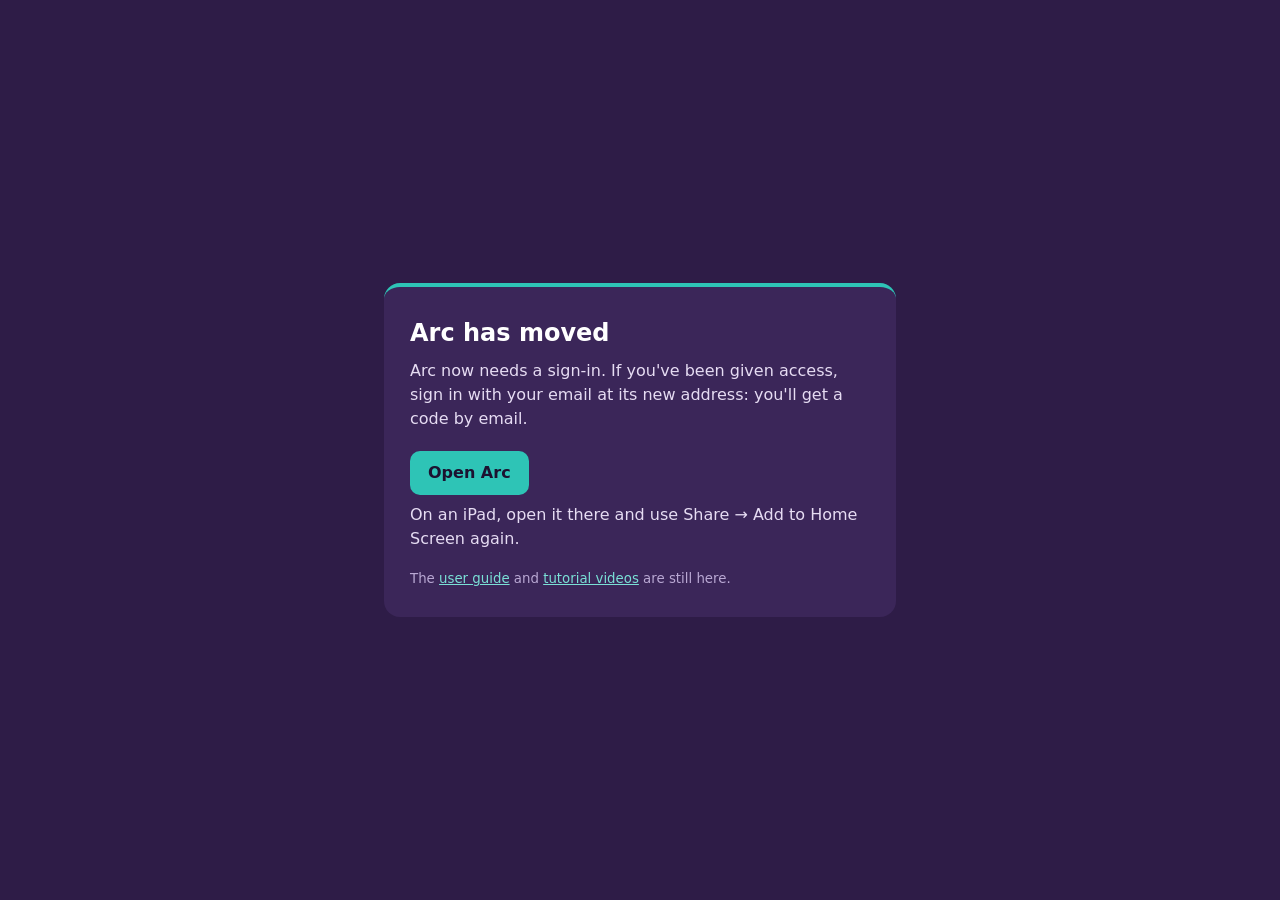
<file: index.html>
<!doctype html>
<html lang="en"><head><meta charset="utf-8"><meta name="viewport" content="width=device-width, initial-scale=1">
<title>Arc has moved</title>
<style>
  :root { color-scheme: light dark; }
  body { margin: 0; min-height: 100vh; display: grid; place-items: center; font: 16px/1.5 "Segoe UI", system-ui, sans-serif; background: #2e1c47; color: #fff; padding: 16px; box-sizing: border-box; }
  main { max-width: 460px; background: #3b2659; border-radius: 16px; padding: 28px 26px; border-top: 4px solid #2ec4b6; }
  h1 { margin: 0 0 8px; font-size: 24px; }
  p { margin: 8px 0; color: #e6dcf3; }
  a.btn { display: inline-block; margin-top: 12px; background: #2ec4b6; color: #1c1230; font-weight: 700; text-decoration: none; padding: 10px 18px; border-radius: 10px; }
  small { display: block; margin-top: 18px; color: #b9a8d3; }
  small a { color: #7ae0d6; }
</style></head>
<body><main>
  <h1>Arc has moved</h1>
  <p>Arc now needs a sign-in. If you've been given access, sign in with your email at its new address: you'll get a code by email.</p>
  <a class="btn" href="https://arc-137.pages.dev/">Open Arc</a>
  <p>On an iPad, open it there and use Share → Add to Home Screen again.</p>
  <small>The <a href="/help/user-guide.html">user guide</a> and <a href="/help/videos.html">tutorial videos</a> are still here.</small>
</main>
<script>if (navigator.serviceWorker) navigator.serviceWorker.getRegistrations().then((rs) => rs.forEach((r) => r.unregister()));</script>
</body></html>
</file>
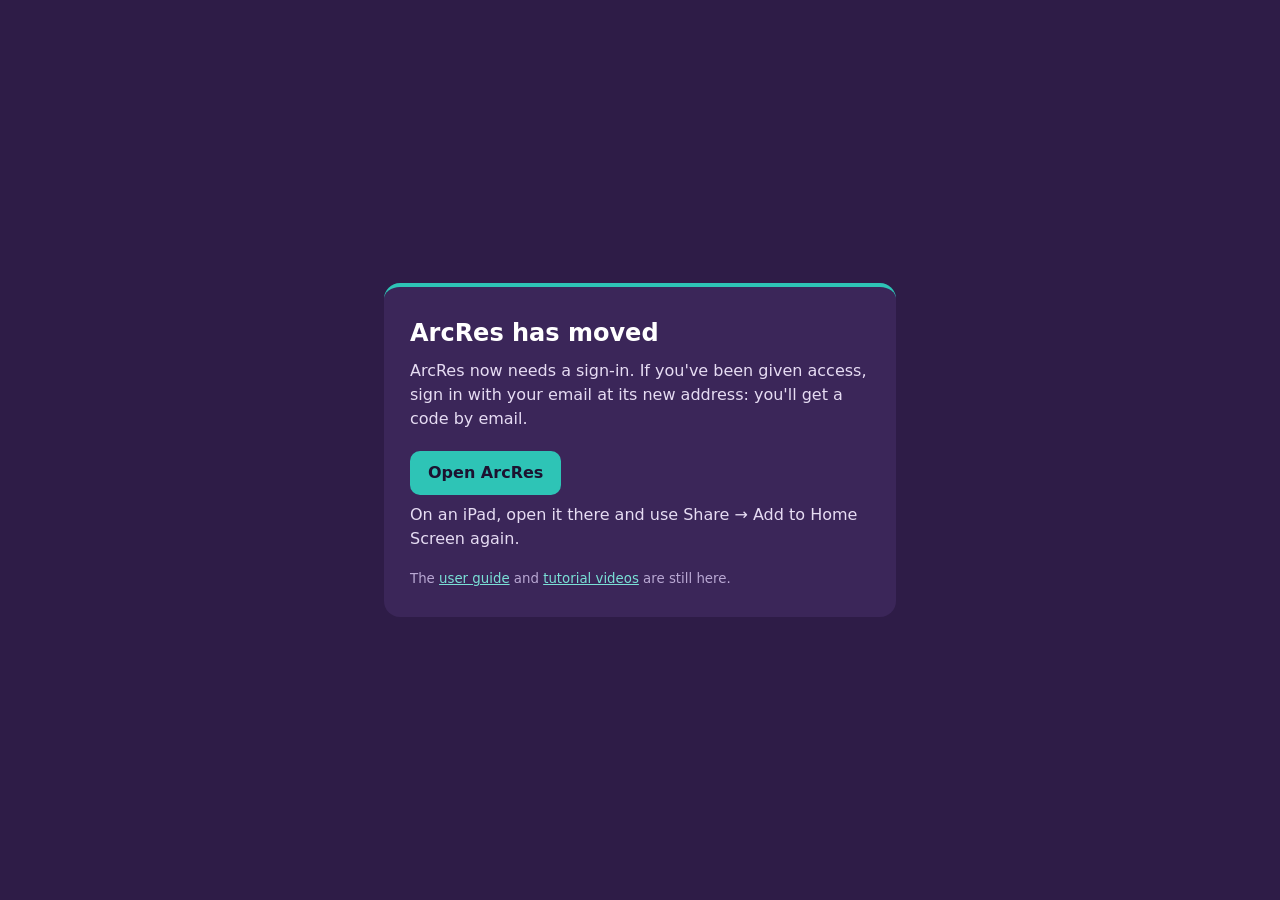
<file: res/index.html>
<!doctype html>
<html lang="en"><head><meta charset="utf-8"><meta name="viewport" content="width=device-width, initial-scale=1">
<title>ArcRes has moved</title>
<style>
  :root { color-scheme: light dark; }
  body { margin: 0; min-height: 100vh; display: grid; place-items: center; font: 16px/1.5 "Segoe UI", system-ui, sans-serif; background: #2e1c47; color: #fff; padding: 16px; box-sizing: border-box; }
  main { max-width: 460px; background: #3b2659; border-radius: 16px; padding: 28px 26px; border-top: 4px solid #2ec4b6; }
  h1 { margin: 0 0 8px; font-size: 24px; }
  p { margin: 8px 0; color: #e6dcf3; }
  a.btn { display: inline-block; margin-top: 12px; background: #2ec4b6; color: #1c1230; font-weight: 700; text-decoration: none; padding: 10px 18px; border-radius: 10px; }
  small { display: block; margin-top: 18px; color: #b9a8d3; }
  small a { color: #7ae0d6; }
</style></head>
<body><main>
  <h1>ArcRes has moved</h1>
  <p>ArcRes now needs a sign-in. If you've been given access, sign in with your email at its new address: you'll get a code by email.</p>
  <a class="btn" href="https://arc-137.pages.dev/res/">Open ArcRes</a>
  <p>On an iPad, open it there and use Share → Add to Home Screen again.</p>
  <small>The <a href="/help/user-guide.html">user guide</a> and <a href="/help/videos.html">tutorial videos</a> are still here.</small>
</main>
<script>if (navigator.serviceWorker) navigator.serviceWorker.getRegistrations().then((rs) => rs.forEach((r) => r.unregister()));</script>
</body></html>
</file>
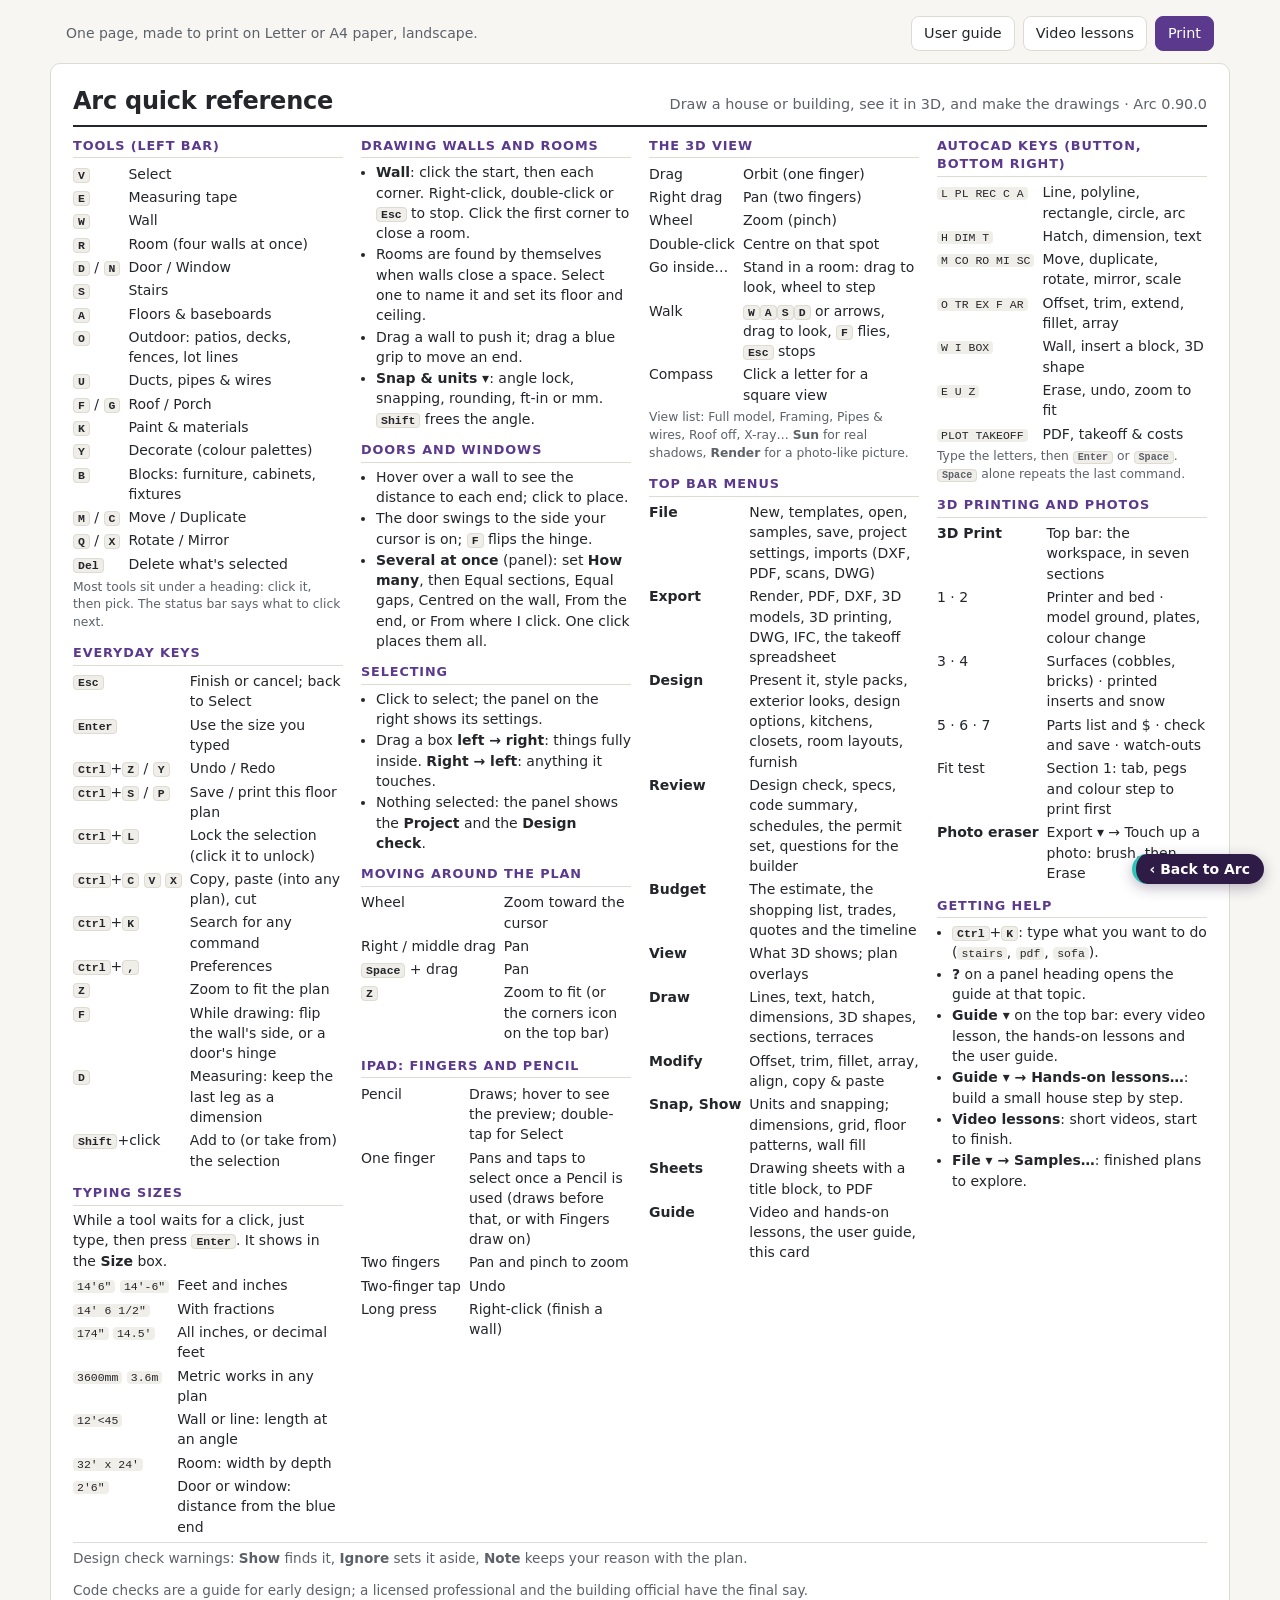
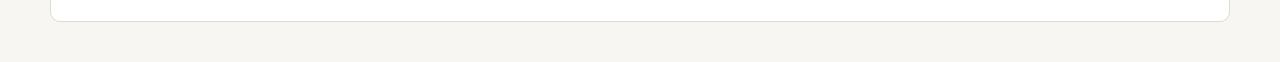
<file: help/quick-reference.html>
<!doctype html>
<html lang="en">
<head>
<meta charset="utf-8">
<meta name="viewport" content="width=device-width, initial-scale=1">
<title>Arc Quick Reference</title>
<style>
  :root {
    --bg: #f7f6f2; --paper: #ffffff; --ink: #24262b; --muted: #5d6169; --line: #dedbd3;
    --accent: #5b3a8e; --accent-soft: #efe8f7; --code: #f0eee8;
  }
  @media (prefers-color-scheme: dark) {
    :root:not([data-theme="light"]) {
      --bg: #1b1d21; --paper: #24272c; --ink: #e8e6e1; --muted: #a7abb3; --line: #3a3e45;
      --accent: #c4a8ef; --accent-soft: #2b2340; --code: #2e3137;
    }
  }
  :root[data-theme="dark"] {
    --bg: #1b1d21; --paper: #24272c; --ink: #e8e6e1; --muted: #a7abb3; --line: #3a3e45;
    --accent: #c4a8ef; --accent-soft: #2b2340; --code: #2e3137;
  }
  * { box-sizing: border-box; }
  body { margin: 0; background: var(--bg); color: var(--ink); font: 14px/1.45 system-ui, -apple-system, "Segoe UI", sans-serif; }
  .bar { max-width: 1180px; margin: 0 auto; padding: 16px 16px 0; display: flex; gap: 10px; flex-wrap: wrap; align-items: center; justify-content: space-between; }
  .bar p { margin: 0; color: var(--muted); }
  .bar .btns { display: flex; gap: 8px; flex-wrap: wrap; }
  .btn { font: inherit; font-size: .9rem; border: 1px solid var(--line); background: var(--paper); color: var(--ink); border-radius: 8px; padding: 6px 12px; cursor: pointer; text-decoration: none; }
  .btn.primary { background: var(--accent); border-color: var(--accent); color: #fff; }
  a { color: var(--accent); }
  .sheet { max-width: 1180px; margin: 12px auto 40px; background: var(--paper); border: 1px solid var(--line); border-radius: 10px; padding: 20px 22px; }
  .head { display: flex; align-items: baseline; justify-content: space-between; gap: 12px; border-bottom: 2px solid var(--ink); padding-bottom: 6px; margin-bottom: 10px; flex-wrap: wrap; }
  .head h1 { margin: 0; font-size: 1.5rem; letter-spacing: -0.01em; }
  .head span { color: var(--muted); font-size: .9rem; }
  .cols { columns: 4 240px; column-gap: 18px; }
  .box { break-inside: avoid; margin: 0 0 12px; }
  h2 { font-size: .8rem; text-transform: uppercase; letter-spacing: .07em; color: var(--accent); margin: 0 0 4px; padding-bottom: 2px; border-bottom: 1px solid var(--line); }
  table { width: 100%; border-collapse: collapse; }
  td { padding: 1.5px 0; vertical-align: top; }
  td:first-child { white-space: nowrap; padding-right: 8px; width: 1%; }
  kbd, code { font: 600 .82em/1.2 ui-monospace, Consolas, monospace; background: var(--code); border: 1px solid var(--line); border-radius: 4px; padding: 0 4px; white-space: nowrap; }
  code { font-weight: 500; border: 0; }
  .ui { font-weight: 600; }
  ul { margin: 0; padding-left: 15px; }
  li { margin: 1px 0; }
  .note { color: var(--muted); font-size: .88em; margin: 3px 0 0; }
  .foot { border-top: 1px solid var(--line); margin-top: 4px; padding-top: 6px; color: var(--muted); font-size: .85rem; display: flex; justify-content: space-between; gap: 12px; flex-wrap: wrap; }
  @page { size: letter landscape; margin: 0.32in; }
  @media print {
    :root { --bg: #fff; --paper: #fff; --ink: #000; --muted: #444; --line: #bbb; --accent: #4b2f73; --code: #eee; }
    body { font-size: 7.3pt; line-height: 1.28; }
    .bar { display: none; }
    .sheet { margin: 0; max-width: none; border: 0; padding: 0; border-radius: 0; }
    .cols { columns: 4; column-gap: 14px; }
    .box { margin-bottom: 7px; }
    .head h1 { font-size: 14pt; }
    .head span, .foot { font-size: 7pt; }
    a { color: inherit; text-decoration: none; }
  }
  @media (max-width: 640px) { .sheet { padding: 14px; } }
</style>
</head>
<body>
<div class="bar">
  <p>One page, made to print on Letter or A4 paper, landscape.</p>
  <div class="btns">
    <a class="btn" href="user-guide.html">User guide</a>
    <a class="btn" href="videos.html">Video lessons</a>
    <button class="btn primary" type="button" onclick="print()">Print</button>
  </div>
</div>

<div class="sheet">
  <div class="head">
    <h1>Arc quick reference</h1>
    <span>Draw a house or building, see it in 3D, and make the drawings · Arc 0.90.0</span>
  </div>
  <div class="cols">

    <div class="box">
      <h2>Tools (left bar)</h2>
      <table>
        <tr><td><kbd>V</kbd></td><td>Select</td></tr>
        <tr><td><kbd>E</kbd></td><td>Measuring tape</td></tr>
        <tr><td><kbd>W</kbd></td><td>Wall</td></tr>
        <tr><td><kbd>R</kbd></td><td>Room (four walls at once)</td></tr>
        <tr><td><kbd>D</kbd> / <kbd>N</kbd></td><td>Door / Window</td></tr>
        <tr><td><kbd>S</kbd></td><td>Stairs</td></tr>
        <tr><td><kbd>A</kbd></td><td>Floors &amp; baseboards</td></tr>
        <tr><td><kbd>O</kbd></td><td>Outdoor: patios, decks, fences, lot lines</td></tr>
        <tr><td><kbd>U</kbd></td><td>Ducts, pipes &amp; wires</td></tr>
        <tr><td><kbd>F</kbd> / <kbd>G</kbd></td><td>Roof / Porch</td></tr>
        <tr><td><kbd>K</kbd></td><td>Paint &amp; materials</td></tr>
        <tr><td><kbd>Y</kbd></td><td>Decorate (colour palettes)</td></tr>
        <tr><td><kbd>B</kbd></td><td>Blocks: furniture, cabinets, fixtures</td></tr>
        <tr><td><kbd>M</kbd> / <kbd>C</kbd></td><td>Move / Duplicate</td></tr>
        <tr><td><kbd>Q</kbd> / <kbd>X</kbd></td><td>Rotate / Mirror</td></tr>
        <tr><td><kbd>Del</kbd></td><td>Delete what's selected</td></tr>
      </table>
      <p class="note">Most tools sit under a heading: click it, then pick. The status bar says what to click next.</p>
    </div>

    <div class="box">
      <h2>Everyday keys</h2>
      <table>
        <tr><td><kbd>Esc</kbd></td><td>Finish or cancel; back to Select</td></tr>
        <tr><td><kbd>Enter</kbd></td><td>Use the size you typed</td></tr>
        <tr><td><kbd>Ctrl</kbd>+<kbd>Z</kbd> / <kbd>Y</kbd></td><td>Undo / Redo</td></tr>
        <tr><td><kbd>Ctrl</kbd>+<kbd>S</kbd> / <kbd>P</kbd></td><td>Save / print this floor plan</td></tr>
        <tr><td><kbd>Ctrl</kbd>+<kbd>L</kbd></td><td>Lock the selection (click it to unlock)</td></tr>
        <tr><td><kbd>Ctrl</kbd>+<kbd>C</kbd> <kbd>V</kbd> <kbd>X</kbd></td><td>Copy, paste (into any plan), cut</td></tr>
        <tr><td><kbd>Ctrl</kbd>+<kbd>K</kbd></td><td>Search for any command</td></tr>
        <tr><td><kbd>Ctrl</kbd>+<kbd>,</kbd></td><td>Preferences</td></tr>
        <tr><td><kbd>Z</kbd></td><td>Zoom to fit the plan</td></tr>
        <tr><td><kbd>F</kbd></td><td>While drawing: flip the wall's side, or a door's hinge</td></tr>
        <tr><td><kbd>D</kbd></td><td>Measuring: keep the last leg as a dimension</td></tr>
        <tr><td><kbd>Shift</kbd>+click</td><td>Add to (or take from) the selection</td></tr>
      </table>
    </div>

    <div class="box">
      <h2>Typing sizes</h2>
      <p style="margin:0 0 3px">While a tool waits for a click, just type, then press <kbd>Enter</kbd>. It shows in the <b>Size</b> box.</p>
      <table>
        <tr><td><code>14'6"</code> <code>14'-6"</code></td><td>Feet and inches</td></tr>
        <tr><td><code>14' 6 1/2"</code></td><td>With fractions</td></tr>
        <tr><td><code>174"</code> <code>14.5'</code></td><td>All inches, or decimal feet</td></tr>
        <tr><td><code>3600mm</code> <code>3.6m</code></td><td>Metric works in any plan</td></tr>
        <tr><td><code>12'&lt;45</code></td><td>Wall or line: length at an angle</td></tr>
        <tr><td><code>32' x 24'</code></td><td>Room: width by depth</td></tr>
        <tr><td><code>2'6"</code></td><td>Door or window: distance from the blue end</td></tr>
      </table>
    </div>

    <div class="box">
      <h2>Drawing walls and rooms</h2>
      <ul>
        <li><b>Wall</b>: click the start, then each corner. Right-click, double-click or <kbd>Esc</kbd> to stop. Click the first corner to close a room.</li>
        <li>Rooms are found by themselves when walls close a space. Select one to name it and set its floor and ceiling.</li>
        <li>Drag a wall to push it; drag a blue grip to move an end.</li>
        <li><b>Snap &amp; units ▾</b>: angle lock, snapping, rounding, ft-in or mm. <kbd>Shift</kbd> frees the angle.</li>
      </ul>
    </div>

    <div class="box">
      <h2>Doors and windows</h2>
      <ul>
        <li>Hover over a wall to see the distance to each end; click to place.</li>
        <li>The door swings to the side your cursor is on; <kbd>F</kbd> flips the hinge.</li>
        <li><b>Several at once</b> (panel): set <b>How many</b>, then Equal sections, Equal gaps, Centred on the wall, From the end, or From where I click. One click places them all.</li>
      </ul>
    </div>

    <div class="box">
      <h2>Selecting</h2>
      <ul>
        <li>Click to select; the panel on the right shows its settings.</li>
        <li>Drag a box <b>left → right</b>: things fully inside. <b>Right → left</b>: anything it touches.</li>
        <li>Nothing selected: the panel shows the <b>Project</b> and the <b>Design check</b>.</li>
      </ul>
    </div>

    <div class="box">
      <h2>Moving around the plan</h2>
      <table>
        <tr><td>Wheel</td><td>Zoom toward the cursor</td></tr>
        <tr><td>Right / middle drag</td><td>Pan</td></tr>
        <tr><td><kbd>Space</kbd> + drag</td><td>Pan</td></tr>
        <tr><td><kbd>Z</kbd></td><td>Zoom to fit (or the corners icon on the top bar)</td></tr>
      </table>
    </div>

    <div class="box">
      <h2>iPad: fingers and Pencil</h2>
      <table>
        <tr><td>Pencil</td><td>Draws; hover to see the preview; double-tap for Select</td></tr>
        <tr><td>One finger</td><td>Pans and taps to select once a Pencil is used (draws before that, or with Fingers draw on)</td></tr>
        <tr><td>Two fingers</td><td>Pan and pinch to zoom</td></tr>
        <tr><td>Two-finger tap</td><td>Undo</td></tr>
        <tr><td>Long press</td><td>Right-click (finish a wall)</td></tr>
      </table>
    </div>

    <div class="box">
      <h2>The 3D view</h2>
      <table>
        <tr><td>Drag</td><td>Orbit (one finger)</td></tr>
        <tr><td>Right drag</td><td>Pan (two fingers)</td></tr>
        <tr><td>Wheel</td><td>Zoom (pinch)</td></tr>
        <tr><td>Double-click</td><td>Centre on that spot</td></tr>
        <tr><td>Go inside…</td><td>Stand in a room: drag to look, wheel to step</td></tr>
        <tr><td>Walk</td><td><kbd>W</kbd><kbd>A</kbd><kbd>S</kbd><kbd>D</kbd> or arrows, drag to look, <kbd>F</kbd> flies, <kbd>Esc</kbd> stops</td></tr>
        <tr><td>Compass</td><td>Click a letter for a square view</td></tr>
      </table>
      <p class="note">View list: Full model, Framing, Pipes &amp; wires, Roof off, X-ray… <b>Sun</b> for real shadows, <b>Render</b> for a photo-like picture.</p>
    </div>

    <div class="box">
      <h2>Top bar menus</h2>
      <table>
        <tr><td class="ui">File</td><td>New, templates, open, samples, save, project settings, imports (DXF, PDF, scans<span data-not="res hobby eng">, DWG</span>)</td></tr>
        <tr><td class="ui">Export</td><td>Render, PDF, DXF, 3D models, 3D printing<span data-not="hobby eng">, DWG, IFC</span><span data-not="res hobby eng">, the takeoff spreadsheet</span></td></tr>
        <tr data-not="hobby eng"><td class="ui">Design</td><td>Present it, style packs, exterior looks, design options, kitchens, closets, room layouts, furnish</td></tr>
        <tr data-not="res hobby eng"><td class="ui">Review</td><td>Design check, specs, code summary, schedules, the permit set, questions for the builder</td></tr>
        <tr data-not="hobby eng"><td class="ui">Budget</td><td>The estimate, the shopping list, trades, quotes and the timeline</td></tr>
        <tr data-only="hobby"><td class="ui">Make, Join, Finish, Shop, Class</td><td>Boards and parts, fasteners and joints, the finish, the cut and shopping lists and build guide, then Hand it in</td></tr>
        <tr data-only="eng"><td class="ui">Build</td><td>The parts list with prices, Hand it in and the class folder (with the coaster, machine and structure menus)</td></tr>
        <tr><td class="ui">View</td><td>What 3D shows; plan overlays</td></tr>
        <tr><td class="ui">Draw</td><td>Lines, text, hatch, dimensions, 3D shapes<span data-not="hobby eng">, sections, terraces</span></td></tr>
        <tr><td class="ui">Modify</td><td>Offset, trim, fillet, array, align, copy &amp; paste</td></tr>
        <tr><td class="ui">Snap, Show</td><td>Units and snapping; dimensions, grid, floor patterns, wall fill</td></tr>
        <tr><td class="ui">Sheets</td><td>Drawing sheets with a title block, to PDF</td></tr>
        <tr><td class="ui">Guide</td><td>Video and hands-on lessons, the user guide, this card</td></tr>
      </table>
    </div>

    <div class="box">
      <h2>AutoCAD keys (button, bottom right)</h2>
      <table>
        <tr><td><code>L PL REC C A</code></td><td>Line, polyline, rectangle, circle, arc</td></tr>
        <tr><td><code>H DIM T</code></td><td>Hatch, dimension, text</td></tr>
        <tr><td><code>M CO RO MI SC</code></td><td>Move, duplicate, rotate, mirror, scale</td></tr>
        <tr><td><code>O TR EX F AR</code></td><td>Offset, trim, extend, fillet, array</td></tr>
        <tr><td><code>W I BOX</code></td><td>Wall, insert a block, 3D shape</td></tr>
        <tr><td><code>E U Z</code></td><td>Erase, undo, zoom to fit</td></tr>
        <tr><td><code>PLOT TAKEOFF</code></td><td>PDF, takeoff &amp; costs</td></tr>
      </table>
      <p class="note">Type the letters, then <kbd>Enter</kbd> or <kbd>Space</kbd>. <kbd>Space</kbd> alone repeats the last command.</p>
    </div>

    <div class="box">
      <h2>3D printing and photos</h2>
      <table>
        <tr><td class="ui">3D Print</td><td>Top bar: the workspace, in seven sections</td></tr>
        <tr><td>1 · 2</td><td>Printer and bed · model ground, plates, colour change</td></tr>
        <tr><td>3 · 4</td><td>Surfaces (cobbles, bricks) · printed inserts and snow</td></tr>
        <tr><td>5 · 6 · 7</td><td>Parts list and $ · check and save · watch-outs</td></tr>
        <tr><td>Fit test</td><td>Section 1: tab, pegs and colour step to print first</td></tr>
        <tr><td class="ui">Photo eraser</td><td>Export ▾ → Touch up a photo: brush, then Erase</td></tr>
      </table>
    </div>

    <div class="box">
      <h2>Getting help</h2>
      <ul>
        <li><kbd>Ctrl</kbd>+<kbd>K</kbd>: type what you want to do (<code>stairs</code>, <code>pdf</code>, <code>sofa</code>).</li>
        <li><b>?</b> on a panel heading opens the guide at that topic.</li>
        <li><b>Guide ▾</b> on the top bar: every video lesson, the hands-on lessons and the user guide.</li>
        <li><b>Guide ▾ → Hands-on lessons…</b>: build a small house step by step.</li>
        <li><b>Video lessons</b>: short videos, start to finish.</li>
        <li><b>File ▾ → Samples…</b>: finished plans to explore.</li>
      </ul>
    </div>

  </div>
  <div class="foot">
    <span>Design check warnings: <b>Show</b> finds it, <b>Ignore</b> sets it aside, <b>Note</b> keeps your reason with the plan.</span>
    <span>Code checks are a guide for early design; a licensed professional and the building official have the final say.</span>
  </div>
</div>
<button type="button" id="back-to-arc" class="back-to-arc" aria-label="Back to Arc">&lsaquo; Back to Arc</button>
<style>
  .back-to-arc { position: fixed; z-index: 50; bottom: max(16px, env(safe-area-inset-bottom, 0px)); right: max(16px, env(safe-area-inset-right, 0px)); padding: 8px 14px; border: 0; border-radius: 999px; background: #2e1c47; color: #fff; font: 600 14px/1 system-ui, -apple-system, "Segoe UI", sans-serif; box-shadow: 0 4px 14px rgba(46, 28, 71, .3); border-left: 4px solid #2ec4b6; cursor: pointer; }
  .back-to-arc:hover { background: #4b2f73; }
  .back-to-arc:focus-visible { outline: 2px solid #2ec4b6; outline-offset: 2px; }
  @media print { .back-to-arc { display: none !important; } }
</style>
<script>
  // Inside Arc's help viewer: ask Arc to close it (the viewer's bar has the same button, so this one hides).
  // In its own window: close the window. Otherwise go back.
  if (window.parent !== window) document.getElementById('back-to-arc').hidden = true;
  document.getElementById('back-to-arc').addEventListener('click', () => {
    if (window.parent !== window) { window.parent.postMessage({ arc: 'close-help' }, '*'); return; }
    if (window.opener) window.close();
    setTimeout(() => { if (!window.closed) { if (history.length > 1) history.back(); else location.href = '../index.html'; } }, 200);
  });
</script><script type="module" src="res.js"></script></body>
</html>
</file>
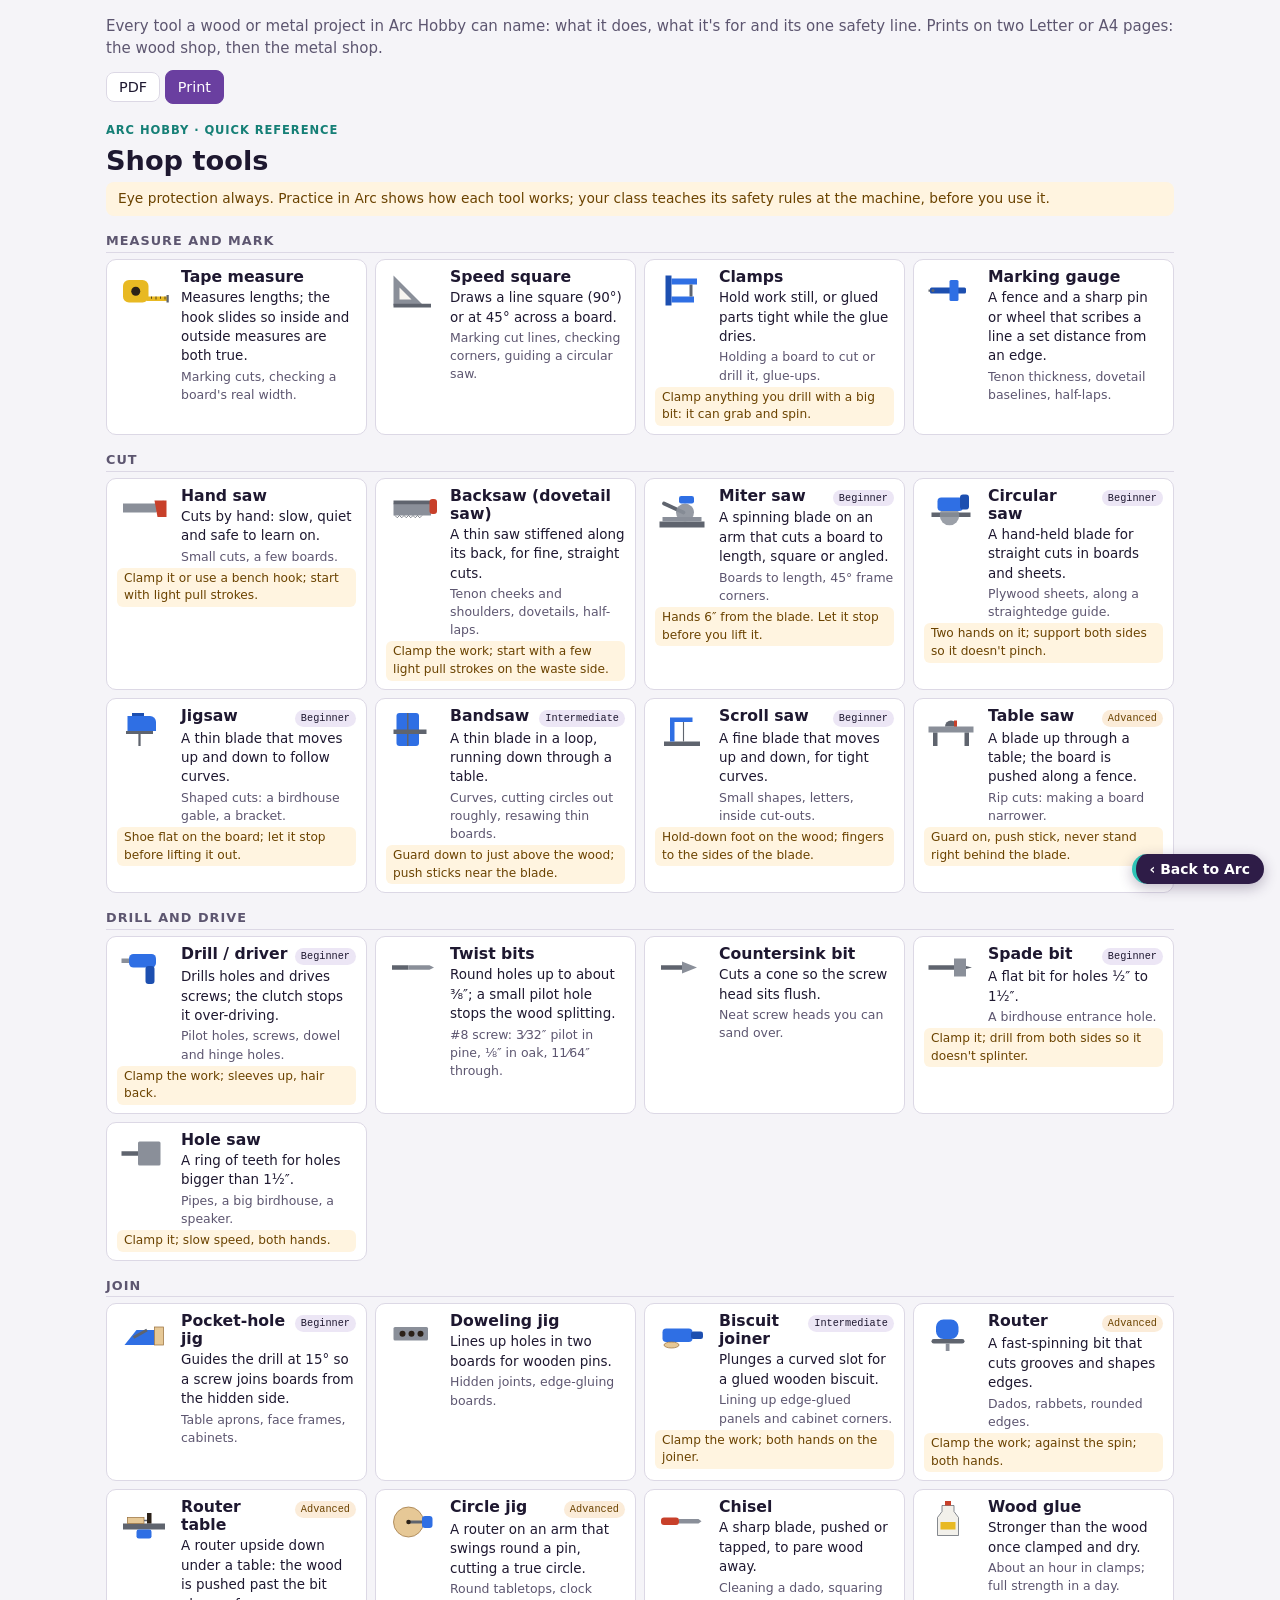
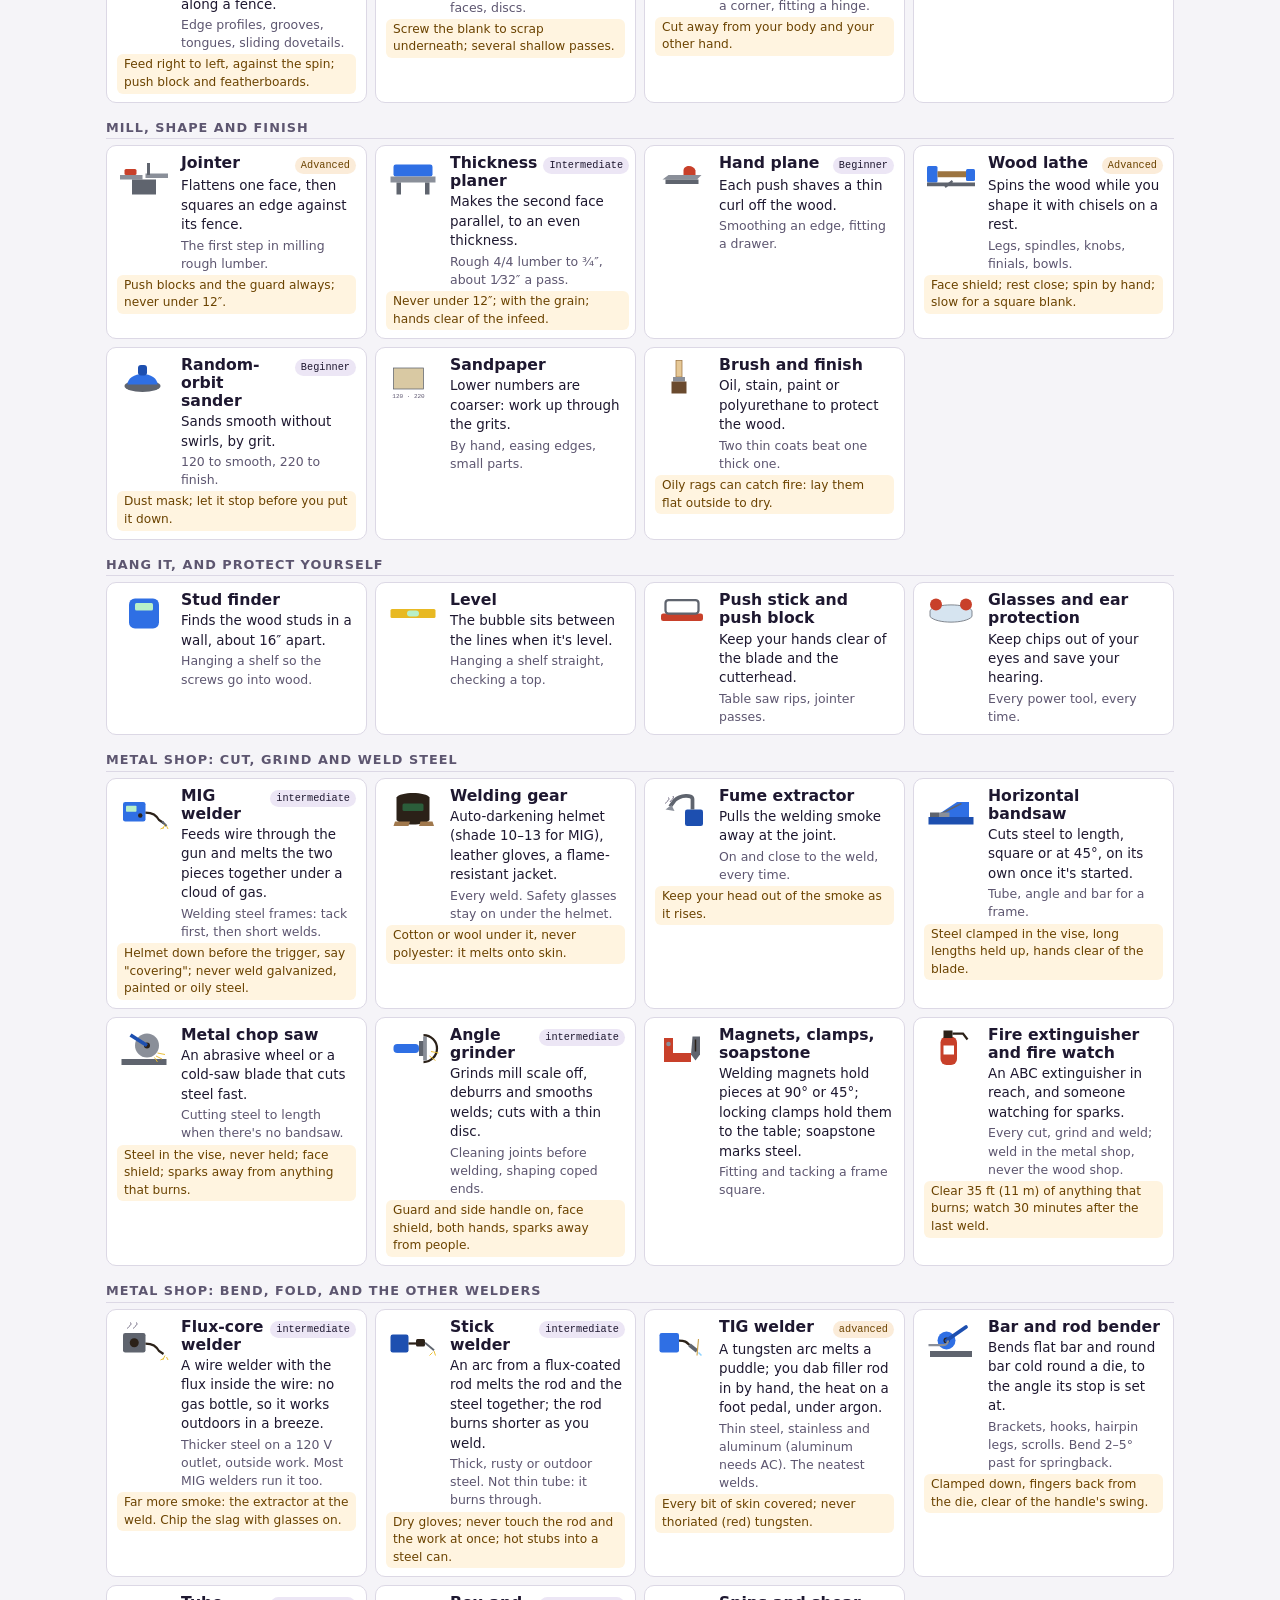
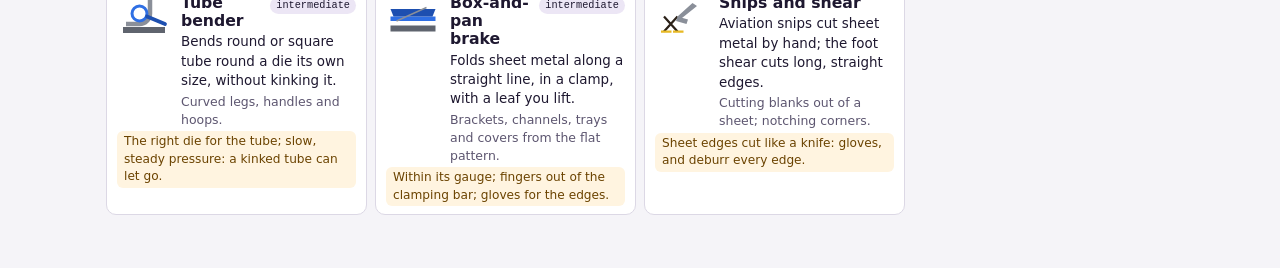
<file: help/shop-tools-cheat-sheet.html>
<!doctype html>
<html lang="en">
<head>
<meta charset="utf-8">
<meta name="viewport" content="width=device-width, initial-scale=1">
<title>Shop Tools Cheat Sheet</title>
<style>
  /* Arc Hobby's shop tools (shop practice): a picture, what it does, what it's for and its one
     safety line. The same look as the wood cheat sheet; prints the wood shop on one Letter or A4 page and the metal shop on a second. */
  :root {
    --bg: #f5f4f8; --paper: #ffffff; --ink: #1e1830; --muted: #5d5670; --line: #dcd8e5;
    --accent: #6a3fa0; --teal: #157f76; --chip: #ece6f5; --chip-warm: #fbecd9; --warm: #8a4b0f;
    --warn-bg: #fff4e0; --warn-fg: #6b4300;
    --wood: #e6c896; --wood-2: #d4ad70; --wood-edge: #9c7440; --metal: #8a8f99; --metal-2: #5f646e; --tool: #2f6fe4; --tool-2: #1d4fb0; --dark: #2b2118; --stage: #f7f5f0;
  }
  @media (prefers-color-scheme: dark) {
    :root:not([data-theme="light"]) {
      --bg: #15111d; --paper: #1f1a2a; --ink: #ece8f3; --muted: #a9a1ba; --line: #352e44; --accent: #c4a0e6; --teal: #7ae0d6;
      --chip: #2d2440; --chip-warm: #3a2a17; --warm: #f3c98f; --warn-bg: #33270f; --warn-fg: #f3d49a;
      --wood: #c9a46c; --wood-2: #ad8650; --wood-edge: #e0bf8a; --metal: #9aa0ab; --metal-2: #c2c7d0; --tool: #5b8ff0; --tool-2: #3a6fd0; --dark: #0d0a12; --stage: #221c2e;
    }
  }
  :root[data-theme="dark"] {
    --bg: #15111d; --paper: #1f1a2a; --ink: #ece8f3; --muted: #a9a1ba; --line: #352e44; --accent: #c4a0e6; --teal: #7ae0d6;
    --chip: #2d2440; --chip-warm: #3a2a17; --warm: #f3c98f; --warn-bg: #33270f; --warn-fg: #f3d49a;
    --wood: #c9a46c; --wood-2: #ad8650; --wood-edge: #e0bf8a; --metal: #9aa0ab; --metal-2: #c2c7d0; --tool: #5b8ff0; --tool-2: #3a6fd0; --dark: #0d0a12; --stage: #221c2e;
  }
  * { box-sizing: border-box; }
  body { margin: 0; background: var(--bg); color: var(--ink); font: 15px/1.45 system-ui, -apple-system, "Segoe UI", sans-serif; }
  .wrap { max-width: 1100px; margin: 0 auto; padding: 16px 16px 56px; display: grid; gap: 18px; }
  h1, h2, h3 { margin: 0; line-height: 1.15; }
  h1 { font-size: 1.7rem; }
  h2 { font-size: .8rem; letter-spacing: .08em; text-transform: uppercase; color: var(--muted); border-bottom: 1px solid var(--line); padding-bottom: 3px; }
  h3 { font-size: .98rem; }
  p { margin: 0; }
  .bar { display: flex; gap: 10px; flex-wrap: wrap; align-items: center; justify-content: space-between; }
  .bar p { color: var(--muted); }
  .btn { font: inherit; font-size: .9rem; border: 1px solid var(--line); background: var(--paper); color: var(--ink); border-radius: 8px; padding: 6px 12px; cursor: pointer; text-decoration: none; }
  .btn.primary { background: var(--accent); border-color: var(--accent); color: #fff; }
  .eyebrow { font-size: .72rem; letter-spacing: .08em; text-transform: uppercase; color: var(--teal); font-weight: 700; }
  header { display: grid; gap: 6px; }
  section { display: grid; gap: 6px; }
  .cards { display: grid; grid-template-columns: repeat(auto-fill, minmax(min(100%, 250px), 1fr)); gap: 8px; }
  .card { background: var(--paper); border: 1px solid var(--line); border-radius: 10px; padding: 8px 10px; display: grid; grid-template-columns: 54px 1fr; gap: 2px 10px; align-content: start; min-width: 0; break-inside: avoid; }
  .card svg { grid-row: span 3; width: 54px; height: 45px; }
  .card .t { display: flex; justify-content: space-between; gap: 6px; align-items: baseline; }
  .card .does { font-size: .84rem; }
  .card .uses { font-size: .78rem; color: var(--muted); }
  .card .safe { grid-column: 1 / -1; font-size: .76rem; color: var(--warn-fg); background: var(--warn-bg); border-radius: 6px; padding: 2px 7px; }
  .chip { font-size: .64rem; padding: 1px 6px; border-radius: 999px; background: var(--chip); white-space: nowrap; font-family: ui-monospace, Consolas, monospace; }
  .chip.int { background: var(--chip); }
  .chip.adv { background: var(--chip-warm); color: var(--warn-fg); }
  .note { background: var(--warn-bg); color: var(--warn-fg); border-radius: 8px; padding: 7px 12px; font-size: .86rem; }
  .w { fill: var(--wood); stroke: var(--wood-edge); stroke-width: 1; } .mt { fill: var(--metal); } .mt2 { fill: var(--metal-2); } .tl { fill: var(--tool); } .tl2 { fill: var(--tool-2); } .dk { fill: var(--dark); } .yl { fill: #e8b923; } .rd { fill: #c8402a; } .mu { fill: var(--muted); font-family: ui-monospace, monospace; }
  .back-to-arc { position: fixed; z-index: 50; bottom: max(16px, env(safe-area-inset-bottom, 0px)); right: max(16px, env(safe-area-inset-right, 0px)); padding: 8px 14px; border: 0; border-radius: 999px; background: #2e1c47; color: #fff; font: 600 14px/1 system-ui, -apple-system, "Segoe UI", sans-serif; box-shadow: 0 4px 14px rgba(46, 28, 71, .3); border-left: 4px solid #2ec4b6; cursor: pointer; }
  @page { size: letter portrait; margin: 0.35in; }
  @media print {
    :root { --bg: #fff; --paper: #fff; --ink: #000; --muted: #444; --line: #bbb; --accent: #4b2f73; --teal: #1f5a50; --chip: #eee; --chip-warm: #fbe7cf; --warn-bg: #fff4e0; --warn-fg: #5a3800; --metal-2: #5f646e; --metal: #8a8f99; --tool: #2f6fe4; --tool-2: #1d4fb0; --wood: #e6c896; --wood-2: #d4ad70; --wood-edge: #9c7440; --dark: #2b2118; --stage: #f7f5f0; }
    body { font-size: 7.2pt; line-height: 1.22; -webkit-print-color-adjust: exact; print-color-adjust: exact; }
    .wrap { padding: 0; gap: 5px; max-width: none; }
    .bar, .back-to-arc { display: none !important; }
    h1 { font-size: 14pt; }
    h2 { font-size: 6.6pt; padding-bottom: 1px; }
    h3 { font-size: 7.5pt; }
    header { gap: 2px; }
    section { gap: 3px; }
    /* (Four across, small: the wood shop on one page, the metal shop on the next.) */
    .cards { grid-template-columns: repeat(4, 1fr); gap: 3px; }
    .metal-page { break-before: page; }
    .card { grid-template-columns: 30px 1fr; padding: 2px 5px; gap: 0 5px; border-radius: 6px; line-height: 1.15; }
    .card svg { width: 30px; height: 25px; }
    .card .does { font-size: 6.4pt; }
    .card .uses { font-size: 6.1pt; }
    .card .safe { font-size: 6pt; padding: 0 4px; }
    .note { font-size: 6.8pt; padding: 3px 8px; }
  }
</style>
</head>
<body>
<div class="wrap">
  <div class="bar">
    <p>Every tool a wood or metal project in Arc Hobby can name: what it does, what it's for and its one safety line. Prints on two Letter or A4 pages: the wood shop, then the metal shop.</p>
    <div><a class="btn" href="Arc-Shop-Tools-Cheat-Sheet.pdf" download>PDF</a> <button class="btn primary" type="button" onclick="print()">Print</button></div>
  </div>
  <header>
    <span class="eyebrow">Arc Hobby · quick reference</span>
    <h1>Shop tools</h1>
    <p class="note">Eye protection always. Practice in Arc shows how each tool works; your class teaches its safety rules at the machine, before you use it.</p>
  </header>

  <section>
    <h2>Measure and mark</h2>
    <div class="cards">
      <div class="card"><svg viewBox="0 0 72 60" aria-hidden="true"><rect x="8" y="16" width="34" height="30" rx="8" class="yl"/><circle cx="25" cy="31" r="6" class="dk"/><rect x="40" y="38" width="28" height="6" class="yl"/><path d="M46 38v3M52 38v4M58 38v3M64 38v4" stroke="#2b2118"/><rect x="66" y="36" width="3" height="10" class="mt2"/></svg>
        <div class="t"><h3>Tape measure</h3></div><p class="does">Measures lengths; the hook slides so inside and outside measures are both true.</p><p class="uses">Marking cuts, checking a board's real width.</p></div>
      <div class="card"><svg viewBox="0 0 72 60" aria-hidden="true"><path d="M10 50V10l40 40z" class="mt"/><path d="M18 42V26l16 16z" fill="var(--stage)"/><path d="M10 50h50" stroke="var(--metal-2)" stroke-width="5"/></svg>
        <div class="t"><h3>Speed square</h3></div><p class="does">Draws a line square (90°) or at 45° across a board.</p><p class="uses">Marking cut lines, checking corners, guiding a circular saw.</p></div>
      <div class="card"><svg viewBox="0 0 72 60" aria-hidden="true"><path d="M14 10h8v40h-8z" class="tl2"/><path d="M22 14h34v8H22zM22 38h30v8H22z" class="tl"/><path d="M48 22v16" stroke="var(--metal-2)" stroke-width="4"/></svg>
        <div class="t"><h3>Clamps</h3></div><p class="does">Hold work still, or glued parts tight while the glue dries.</p><p class="uses">Holding a board to cut or drill it, glue-ups.</p><p class="safe">Clamp anything you drill with a big bit: it can grab and spin.</p></div>
      <div class="card"><svg viewBox="0 0 72 60" aria-hidden="true"><rect x="8" y="26" width="48" height="8" rx="2" class="tl2"/><rect x="34" y="16" width="12" height="28" rx="2" class="tl"/><path d="M8 30h-2" stroke="var(--metal-2)" stroke-width="3"/><circle cx="12" cy="30" r="2" class="mt2"/></svg>
        <div class="t"><h3>Marking gauge</h3></div><p class="does">A fence and a sharp pin or wheel that scribes a line a set distance from an edge.</p><p class="uses">Tenon thickness, dovetail baselines, half-laps.</p></div>
    </div>
  </section>

  <section>
    <h2>Cut</h2>
    <div class="cards">
      <div class="card"><svg viewBox="0 0 72 60" aria-hidden="true"><path d="M8 34h44l10-10v-6l-12 4H8z" class="mt"/><path d="M50 18h16v22H54z" class="rd"/></svg>
        <div class="t"><h3>Hand saw</h3></div><p class="does">Cuts by hand: slow, quiet and safe to learn on.</p><p class="uses">Small cuts, a few boards.</p><p class="safe">Clamp it or use a bench hook; start with light pull strokes.</p></div>
      <div class="card"><svg viewBox="0 0 72 60" aria-hidden="true"><rect x="10" y="22" width="50" height="16" class="mt"/><rect x="10" y="18" width="50" height="5" class="mt2"/><rect x="58" y="16" width="10" height="20" rx="4" class="rd"/><path d="M12 38l3 3 3-3 3 3 3-3 3 3 3-3 3 3 3-3 3 3 3-3 3 3 3-3" fill="none" stroke="var(--metal-2)"/></svg>
        <div class="t"><h3>Backsaw (dovetail saw)</h3></div><p class="does">A thin saw stiffened along its back, for fine, straight cuts.</p><p class="uses">Tenon cheeks and shoulders, dovetails, half-laps.</p><p class="safe">Clamp the work; start with a few light pull strokes on the waste side.</p></div>
      <div class="card"><svg viewBox="0 0 72 60" aria-hidden="true"><rect x="6" y="46" width="60" height="8" class="mt2"/><rect x="10" y="40" width="52" height="6" class="mt"/><path d="M12 22l26 12" stroke="var(--metal-2)" stroke-width="5" stroke-linecap="round"/><circle cx="40" cy="34" r="12" class="mt" opacity=".9"/><rect x="32" y="12" width="20" height="10" rx="3" class="tl"/></svg>
        <div class="t"><h3>Miter saw</h3><span class="chip">Beginner</span></div><p class="does">A spinning blade on an arm that cuts a board to length, square or angled.</p><p class="uses">Boards to length, 45° frame corners.</p><p class="safe">Hands 6″ from the blade. Let it stop before you lift it.</p></div>
      <div class="card"><svg viewBox="0 0 72 60" aria-hidden="true"><rect x="10" y="34" width="52" height="6" class="mt2"/><circle cx="34" cy="38" r="13" class="mt" opacity=".85"/><rect x="18" y="14" width="34" height="18" rx="5" class="tl"/><rect x="48" y="10" width="12" height="20" rx="4" class="tl2"/></svg>
        <div class="t"><h3>Circular saw</h3><span class="chip">Beginner</span></div><p class="does">A hand-held blade for straight cuts in boards and sheets.</p><p class="uses">Plywood sheets, along a straightedge guide.</p><p class="safe">Two hands on it; support both sides so it doesn't pinch.</p></div>
      <div class="card"><svg viewBox="0 0 72 60" aria-hidden="true"><path d="M14 12h30a8 8 0 0 1 8 8v12H14z" class="tl"/><path d="M20 12v-4h16v4" class="tl2"/><rect x="12" y="32" width="36" height="4" class="mt2"/><path d="M30 36v16" stroke="var(--metal-2)" stroke-width="3"/></svg>
        <div class="t"><h3>Jigsaw</h3><span class="chip">Beginner</span></div><p class="does">A thin blade that moves up and down to follow curves.</p><p class="uses">Shaped cuts: a birdhouse gable, a bracket.</p><p class="safe">Shoe flat on the board; let it stop before lifting it out.</p></div>
      <div class="card"><svg viewBox="0 0 72 60" aria-hidden="true"><rect x="14" y="8" width="30" height="44" rx="4" class="tl"/><rect x="10" y="30" width="44" height="6" class="mt2"/><path d="M29 8v44" stroke="var(--metal-2)" stroke-width="2"/></svg>
        <div class="t"><h3>Bandsaw</h3><span class="chip int">Intermediate</span></div><p class="does">A thin blade in a loop, running down through a table.</p><p class="uses">Curves, cutting circles out roughly, resawing thin boards.</p><p class="safe">Guard down to just above the wood; push sticks near the blade.</p></div>
      <div class="card"><svg viewBox="0 0 72 60" aria-hidden="true"><path d="M12 46h48v6H12z" class="mt2"/><path d="M20 46V14h30v6H26v26" class="tl"/><path d="M38 20v26" stroke="var(--metal-2)" stroke-width="1.5"/></svg>
        <div class="t"><h3>Scroll saw</h3><span class="chip">Beginner</span></div><p class="does">A fine blade that moves up and down, for tight curves.</p><p class="uses">Small shapes, letters, inside cut-outs.</p><p class="safe">Hold-down foot on the wood; fingers to the sides of the blade.</p></div>
      <div class="card"><svg viewBox="0 0 72 60" aria-hidden="true"><rect x="6" y="26" width="60" height="8" class="mt"/><rect x="12" y="34" width="6" height="18" class="mt2"/><rect x="54" y="34" width="6" height="18" class="mt2"/><path d="M28 26a8 8 0 0 1 16 0" class="mt2"/><rect x="40" y="18" width="4" height="8" class="rd"/></svg>
        <div class="t"><h3>Table saw</h3><span class="chip adv">Advanced</span></div><p class="does">A blade up through a table; the board is pushed along a fence.</p><p class="uses">Rip cuts: making a board narrower.</p><p class="safe">Guard on, push stick, never stand right behind the blade.</p></div>
    </div>
  </section>

  <section>
    <h2>Drill and drive</h2>
    <div class="cards">
      <div class="card"><svg viewBox="0 0 72 60" aria-hidden="true"><rect x="16" y="12" width="36" height="18" rx="6" class="tl"/><rect x="38" y="28" width="12" height="24" rx="4" class="tl2"/><rect x="6" y="18" width="10" height="6" class="mt"/></svg>
        <div class="t"><h3>Drill / driver</h3><span class="chip">Beginner</span></div><p class="does">Drills holes and drives screws; the clutch stops it over-driving.</p><p class="uses">Pilot holes, screws, dowel and hinge holes.</p><p class="safe">Clamp the work; sleeves up, hair back.</p></div>
      <div class="card"><svg viewBox="0 0 72 60" aria-hidden="true"><rect x="8" y="27" width="22" height="6" class="mt2"/><path d="M30 27h28l6 3-6 3H30z" class="mt"/></svg>
        <div class="t"><h3>Twist bits</h3></div><p class="does">Round holes up to about ⅜″; a small pilot hole stops the wood splitting.</p><p class="uses">#8 screw: 3⁄32″ pilot in pine, ⅛″ in oak, 11⁄64″ through.</p></div>
      <div class="card"><svg viewBox="0 0 72 60" aria-hidden="true"><rect x="8" y="27" width="28" height="6" class="mt2"/><path d="M36 22l20 8-20 8z" class="mt"/></svg>
        <div class="t"><h3>Countersink bit</h3></div><p class="does">Cuts a cone so the screw head sits flush.</p><p class="uses">Neat screw heads you can sand over.</p></div>
      <div class="card"><svg viewBox="0 0 72 60" aria-hidden="true"><rect x="6" y="27" width="34" height="6" class="mt2"/><path d="M40 18h16v24H40z" class="mt"/><path d="M56 28l8 2-8 2z" class="mt2"/></svg>
        <div class="t"><h3>Spade bit</h3><span class="chip">Beginner</span></div><p class="does">A flat bit for holes ½″ to 1½″.</p><p class="uses">A birdhouse entrance hole.</p><p class="safe">Clamp it; drill from both sides so it doesn't splinter.</p></div>
      <div class="card"><svg viewBox="0 0 72 60" aria-hidden="true"><rect x="6" y="27" width="22" height="6" class="mt2"/><rect x="28" y="14" width="30" height="32" rx="2" class="mt"/></svg>
        <div class="t"><h3>Hole saw</h3></div><p class="does">A ring of teeth for holes bigger than 1½″.</p><p class="uses">Pipes, a big birdhouse, a speaker.</p><p class="safe">Clamp it; slow speed, both hands.</p></div>
    </div>
  </section>

  <section>
    <h2>Join</h2>
    <div class="cards">
      <div class="card"><svg viewBox="0 0 72 60" aria-hidden="true"><path d="M10 44h40V24H26z" class="tl"/><path d="M22 34l18-10" stroke="var(--metal-2)" stroke-width="4"/><rect x="50" y="20" width="12" height="24" class="w"/></svg>
        <div class="t"><h3>Pocket-hole jig</h3><span class="chip">Beginner</span></div><p class="does">Guides the drill at 15° so a screw joins boards from the hidden side.</p><p class="uses">Table aprons, face frames, cabinets.</p></div>
      <div class="card"><svg viewBox="0 0 72 60" aria-hidden="true"><rect x="10" y="20" width="46" height="18" rx="2" class="mt"/><circle cx="22" cy="29" r="4" class="dk"/><circle cx="34" cy="29" r="4" class="dk"/><circle cx="46" cy="29" r="4" class="dk"/></svg>
        <div class="t"><h3>Doweling jig</h3></div><p class="does">Lines up holes in two boards for wooden pins.</p><p class="uses">Hidden joints, edge-gluing boards.</p></div>
      <div class="card"><svg viewBox="0 0 72 60" aria-hidden="true"><rect x="10" y="22" width="40" height="18" rx="5" class="tl"/><rect x="48" y="26" width="16" height="10" rx="3" class="tl2"/><ellipse cx="22" cy="44" rx="10" ry="4" class="w"/></svg>
        <div class="t"><h3>Biscuit joiner</h3><span class="chip int">Intermediate</span></div><p class="does">Plunges a curved slot for a glued wooden biscuit.</p><p class="uses">Lining up edge-glued panels and cabinet corners.</p><p class="safe">Clamp the work; both hands on the joiner.</p></div>
      <div class="card"><svg viewBox="0 0 72 60" aria-hidden="true"><rect x="16" y="10" width="30" height="26" rx="10" class="tl"/><rect x="10" y="36" width="44" height="6" rx="3" class="mt2"/><rect x="29" y="42" width="5" height="10" class="mt"/></svg>
        <div class="t"><h3>Router</h3><span class="chip adv">Advanced</span></div><p class="does">A fast-spinning bit that cuts grooves and shapes edges.</p><p class="uses">Dados, rabbets, rounded edges.</p><p class="safe">Clamp the work; against the spin; both hands.</p></div>
      <div class="card"><svg viewBox="0 0 72 60" aria-hidden="true"><rect x="8" y="34" width="56" height="8" class="mt2"/><rect x="40" y="20" width="6" height="14" class="dk"/><rect x="14" y="26" width="22" height="8" class="w"/><path d="M36 30h4" stroke="var(--metal-2)" stroke-width="2"/><rect x="26" y="42" width="20" height="12" rx="3" class="tl"/></svg>
        <div class="t"><h3>Router table</h3><span class="chip adv">Advanced</span></div><p class="does">A router upside down under a table: the wood is pushed past the bit along a fence.</p><p class="uses">Edge profiles, grooves, tongues, sliding dovetails.</p><p class="safe">Feed right to left, against the spin; push block and featherboards.</p></div>
      <div class="card"><svg viewBox="0 0 72 60" aria-hidden="true"><circle cx="30" cy="32" r="20" class="w"/><path d="M30 32h22" stroke="var(--metal-2)" stroke-width="4"/><circle cx="30" cy="32" r="3" class="dk"/><rect x="48" y="24" width="14" height="16" rx="4" class="tl"/></svg>
        <div class="t"><h3>Circle jig</h3><span class="chip adv">Advanced</span></div><p class="does">A router on an arm that swings round a pin, cutting a true circle.</p><p class="uses">Round tabletops, clock faces, discs.</p><p class="safe">Screw the blank to scrap underneath; several shallow passes.</p></div>
      <div class="card"><svg viewBox="0 0 72 60" aria-hidden="true"><rect x="8" y="26" width="24" height="10" rx="4" class="rd"/><path d="M32 28h26l4 3-4 3H32z" class="mt"/></svg>
        <div class="t"><h3>Chisel</h3></div><p class="does">A sharp blade, pushed or tapped, to pare wood away.</p><p class="uses">Cleaning a dado, squaring a corner, fitting a hinge.</p><p class="safe">Cut away from your body and your other hand.</p></div>
      <div class="card"><svg viewBox="0 0 72 60" aria-hidden="true"><path d="M24 10h16v8l6 8v24H18V26l6-8z" fill="#f2f0ea" stroke="var(--metal-2)"/><rect x="28" y="4" width="8" height="6" class="rd"/><rect x="22" y="32" width="20" height="10" class="yl"/></svg>
        <div class="t"><h3>Wood glue</h3></div><p class="does">Stronger than the wood once clamped and dry.</p><p class="uses">About an hour in clamps; full strength in a day.</p></div>
    </div>
  </section>

  <section>
    <h2>Mill, shape and finish</h2>
    <div class="cards">
      <div class="card"><svg viewBox="0 0 72 60" aria-hidden="true"><rect x="4" y="28" width="30" height="6" class="mt"/><rect x="38" y="26" width="30" height="6" class="mt"/><rect x="40" y="12" width="4" height="16" class="mt2"/><rect x="20" y="34" width="32" height="20" class="mt2"/><rect x="10" y="20" width="16" height="8" rx="2" class="rd"/></svg>
        <div class="t"><h3>Jointer</h3><span class="chip adv">Advanced</span></div><p class="does">Flattens one face, then squares an edge against its fence.</p><p class="uses">The first step in milling rough lumber.</p><p class="safe">Push blocks and the guard always; never under 12″.</p></div>
      <div class="card"><svg viewBox="0 0 72 60" aria-hidden="true"><rect x="10" y="14" width="52" height="16" rx="3" class="tl"/><rect x="6" y="30" width="60" height="8" class="mt"/><rect x="14" y="38" width="6" height="16" class="mt2"/><rect x="52" y="38" width="6" height="16" class="mt2"/></svg>
        <div class="t"><h3>Thickness planer</h3><span class="chip int">Intermediate</span></div><p class="does">Makes the second face parallel, to an even thickness.</p><p class="uses">Rough 4/4 lumber to ¾″, about 1⁄32″ a pass.</p><p class="safe">Never under 12″; with the grain; hands clear of the infeed.</p></div>
      <div class="card"><svg viewBox="0 0 72 60" aria-hidden="true"><path d="M10 34h46l6-6H18z" class="mt"/><path d="M14 34h44v6H14z" class="mt2"/><path d="M38 22c0-8 14-8 16 0v6H38z" class="rd"/></svg>
        <div class="t"><h3>Hand plane</h3><span class="chip">Beginner</span></div><p class="does">Each push shaves a thin curl off the wood.</p><p class="uses">Smoothing an edge, fitting a drawer.</p></div>
      <div class="card"><svg viewBox="0 0 72 60" aria-hidden="true"><rect x="4" y="16" width="14" height="22" rx="2" class="tl"/><rect x="56" y="20" width="12" height="16" rx="2" class="tl"/><rect x="4" y="38" width="64" height="5" class="mt2"/><path d="M18 27h38" stroke="var(--wood-edge)" stroke-width="8"/><path d="M28 44l10-8" stroke="var(--metal-2)" stroke-width="3"/></svg>
        <div class="t"><h3>Wood lathe</h3><span class="chip adv">Advanced</span></div><p class="does">Spins the wood while you shape it with chisels on a rest.</p><p class="uses">Legs, spindles, knobs, finials, bowls.</p><p class="safe">Face shield; rest close; spin by hand; slow for a square blank.</p></div>
      <div class="card"><svg viewBox="0 0 72 60" aria-hidden="true"><ellipse cx="34" cy="40" rx="24" ry="8" class="mt2"/><path d="M14 38a20 14 0 0 1 40 0" class="tl"/><rect x="28" y="12" width="12" height="14" rx="4" class="tl2"/></svg>
        <div class="t"><h3>Random-orbit sander</h3><span class="chip">Beginner</span></div><p class="does">Sands smooth without swirls, by grit.</p><p class="uses">120 to smooth, 220 to finish.</p><p class="safe">Dust mask; let it stop before you put it down.</p></div>
      <div class="card"><svg viewBox="0 0 72 60" aria-hidden="true"><rect x="10" y="16" width="40" height="28" fill="#d9c9a3" stroke="var(--metal-2)"/><text x="30" y="56" text-anchor="middle" class="mu" font-size="8">120 · 220</text></svg>
        <div class="t"><h3>Sandpaper</h3></div><p class="does">Lower numbers are coarser: work up through the grits.</p><p class="uses">By hand, easing edges, small parts.</p></div>
      <div class="card"><svg viewBox="0 0 72 60" aria-hidden="true"><rect x="28" y="6" width="8" height="22" class="w"/><rect x="24" y="28" width="16" height="6" class="mt"/><path d="M22 34h20v16H22z" fill="#6a4a2e"/></svg>
        <div class="t"><h3>Brush and finish</h3></div><p class="does">Oil, stain, paint or polyurethane to protect the wood.</p><p class="uses">Two thin coats beat one thick one.</p><p class="safe">Oily rags can catch fire: lay them flat outside to dry.</p></div>
    </div>
  </section>


  <section>
    <h2>Hang it, and protect yourself</h2>
    <div class="cards">
      <div class="card"><svg viewBox="0 0 72 60" aria-hidden="true"><rect x="16" y="10" width="40" height="40" rx="8" class="tl"/><rect x="24" y="16" width="24" height="10" rx="2" fill="#b8f0c8"/></svg>
        <div class="t"><h3>Stud finder</h3></div><p class="does">Finds the wood studs in a wall, about 16″ apart.</p><p class="uses">Hanging a shelf so the screws go into wood.</p></div>
      <div class="card"><svg viewBox="0 0 72 60" aria-hidden="true"><rect x="6" y="24" width="60" height="12" rx="2" class="yl"/><rect x="28" y="26" width="16" height="8" rx="4" fill="#b8f0c8"/></svg>
        <div class="t"><h3>Level</h3></div><p class="does">The bubble sits between the lines when it's level.</p><p class="uses">Hanging a shelf straight, checking a top.</p></div>
      <div class="card"><svg viewBox="0 0 72 60" aria-hidden="true"><rect x="8" y="30" width="56" height="10" rx="3" class="rd"/><rect x="14" y="12" width="44" height="18" rx="4" fill="none" stroke="var(--metal-2)" stroke-width="3"/></svg>
        <div class="t"><h3>Push stick and push block</h3></div><p class="does">Keep your hands clear of the blade and the cutterhead.</p><p class="uses">Table saw rips, jointer passes.</p></div>
      <div class="card"><svg viewBox="0 0 72 60" aria-hidden="true"><path d="M8 26c8-10 48-10 56 0v8c-8 10-48 10-56 0z" fill="#d6e4f0" stroke="var(--metal-2)"/><circle cx="16" cy="18" r="8" class="rd"/><circle cx="56" cy="18" r="8" class="rd"/></svg>
        <div class="t"><h3>Glasses and ear protection</h3></div><p class="does">Keep chips out of your eyes and save your hearing.</p><p class="uses">Every power tool, every time.</p></div>
    </div>
  </section>
  <section class="metal-page">
    <h2>Metal shop: cut, grind and weld steel</h2>
    <div class="cards">
      <div class="card"><svg viewBox="0 0 72 60" aria-hidden="true"><rect x="8" y="20" width="30" height="26" rx="3" class="tl"/><rect x="12" y="25" width="14" height="8" rx="1" fill="#b8f0c8"/><circle cx="31" cy="38" r="3" class="dk"/><path d="M38 34c10 0 14 4 18 10l6 4" fill="none" stroke="var(--dark)" stroke-width="3"/><path d="M60 46l6 6" stroke="var(--metal-2)" stroke-width="3"/><path d="M64 50l-3 6M66 52l2 4M62 54l-4 2" stroke="#e8b923" stroke-width="1.2"/></svg>
        <div class="t"><h3>MIG welder</h3><span class="chip int">intermediate</span></div><p class="does">Feeds wire through the gun and melts the two pieces together under a cloud of gas.</p><p class="uses">Welding steel frames: tack first, then short welds.</p><p class="safe">Helmet down before the trigger, say "covering"; never weld galvanized, painted or oily steel.</p></div>
      <div class="card"><svg viewBox="0 0 72 60" aria-hidden="true"><path d="M14 14c4-8 40-8 44 0v30c-6 8-38 8-44 0z" class="dk"/><rect x="22" y="22" width="28" height="10" rx="2" fill="#2b5d3a"/><path d="M10 52h20l2-6H12zM44 52h20l-2-6H46z" fill="#a0784c"/></svg>
        <div class="t"><h3>Welding gear</h3></div><p class="does">Auto-darkening helmet (shade 10–13 for MIG), leather gloves, a flame-resistant jacket.</p><p class="uses">Every weld. Safety glasses stay on under the helmet.</p><p class="safe">Cotton or wool under it, never polyester: it melts onto skin.</p></div>
      <div class="card"><svg viewBox="0 0 72 60" aria-hidden="true"><rect x="40" y="30" width="24" height="22" rx="3" class="tl2"/><path d="M50 30V16c0-6-16-6-24 2l-6 8" fill="none" stroke="var(--metal-2)" stroke-width="5"/><path d="M14 30l8-6 4 8z" class="mt"/><path d="M14 22c2-4 6-4 4-8M20 20c2-4 6-4 4-8" fill="none" stroke="var(--muted)" stroke-width="1.2"/></svg>
        <div class="t"><h3>Fume extractor</h3></div><p class="does">Pulls the welding smoke away at the joint.</p><p class="uses">On and close to the weld, every time.</p><p class="safe">Keep your head out of the smoke as it rises.</p></div>
      <div class="card"><svg viewBox="0 0 72 60" aria-hidden="true"><rect x="6" y="40" width="60" height="10" class="tl2"/><path d="M14 40l30-20h16v20" class="tl"/><path d="M22 36l28-14" stroke="var(--metal-2)" stroke-width="2"/><rect x="20" y="34" width="14" height="6" class="mt"/><rect x="8" y="34" width="12" height="6" class="mt2"/></svg>
        <div class="t"><h3>Horizontal bandsaw</h3></div><p class="does">Cuts steel to length, square or at 45°, on its own once it's started.</p><p class="uses">Tube, angle and bar for a frame.</p><p class="safe">Steel clamped in the vise, long lengths held up, hands clear of the blade.</p></div>
      <div class="card"><svg viewBox="0 0 72 60" aria-hidden="true"><rect x="6" y="44" width="60" height="8" class="mt2"/><circle cx="40" cy="26" r="16" class="mt"/><circle cx="40" cy="26" r="4" class="dk"/><path d="M40 26L18 12" stroke="var(--tool-2)" stroke-width="5"/><path d="M52 40l8 4M54 36l10 2M50 42l4 6" stroke="#e8b923" stroke-width="1.2"/></svg>
        <div class="t"><h3>Metal chop saw</h3></div><p class="does">An abrasive wheel or a cold-saw blade that cuts steel fast.</p><p class="uses">Cutting steel to length when there's no bandsaw.</p><p class="safe">Steel in the vise, never held; face shield; sparks away from anything that burns.</p></div>
      <div class="card"><svg viewBox="0 0 72 60" aria-hidden="true"><rect x="10" y="24" width="34" height="12" rx="5" class="tl"/><rect x="44" y="20" width="8" height="20" class="mt2"/><path d="M52 14v32" stroke="var(--metal)" stroke-width="5"/><path d="M50 12a14 14 0 0 1 0 36" fill="none" stroke="var(--dark)" stroke-width="3"/><path d="M58 40l8 6M60 34l10 2" stroke="#e8b923" stroke-width="1.2"/></svg>
        <div class="t"><h3>Angle grinder</h3><span class="chip int">intermediate</span></div><p class="does">Grinds mill scale off, deburrs and smooths welds; cuts with a thin disc.</p><p class="uses">Cleaning joints before welding, shaping coped ends.</p><p class="safe">Guard and side handle on, face shield, both hands, sparks away from people.</p></div>
      <div class="card"><svg viewBox="0 0 72 60" aria-hidden="true"><path d="M12 48V16h12v20h24v12z" class="rd"/><circle cx="18" cy="24" r="3" class="mt"/><path d="M50 14h10v24l-6 8-6-8z" class="mt2"/><path d="M54 18v16" stroke="var(--dark)" stroke-width="2"/></svg>
        <div class="t"><h3>Magnets, clamps, soapstone</h3></div><p class="does">Welding magnets hold pieces at 90° or 45°; locking clamps hold them to the table; soapstone marks steel.</p><p class="uses">Fitting and tacking a frame square.</p></div>
      <div class="card"><svg viewBox="0 0 72 60" aria-hidden="true"><rect x="22" y="14" width="22" height="38" rx="8" class="rd"/><rect x="26" y="6" width="12" height="10" class="dk"/><path d="M38 10h14l6 8" fill="none" stroke="var(--dark)" stroke-width="3"/><rect x="26" y="26" width="14" height="12" fill="#fff"/></svg>
        <div class="t"><h3>Fire extinguisher and fire watch</h3></div><p class="does">An ABC extinguisher in reach, and someone watching for sparks.</p><p class="uses">Every cut, grind and weld; weld in the metal shop, never the wood shop.</p><p class="safe">Clear 35 ft (11 m) of anything that burns; watch 30 minutes after the last weld.</p></div>
    </div>
  </section>
  <section>
    <h2>Metal shop: bend, fold, and the other welders</h2>
    <div class="cards">
      <div class="card"><svg viewBox="0 0 72 60" aria-hidden="true"><rect x="8" y="20" width="30" height="26" rx="3" class="mt2"/><circle cx="23" cy="33" r="6" class="dk"/><path d="M38 34c10 0 14 4 18 10l6 4" fill="none" stroke="var(--dark)" stroke-width="3"/><path d="M64 50l-3 6M66 52l2 4M62 54l-4 2" stroke="#e8b923" stroke-width="1.2"/><path d="M14 14c2-4 6-4 4-8M22 14c2-4 6-4 4-8" fill="none" stroke="var(--muted)" stroke-width="1.2"/></svg>
        <div class="t"><h3>Flux-core welder</h3><span class="chip int">intermediate</span></div><p class="does">A wire welder with the flux inside the wire: no gas bottle, so it works outdoors in a breeze.</p><p class="uses">Thicker steel on a 120 V outlet, outside work. Most MIG welders run it too.</p><p class="safe">Far more smoke: the extractor at the weld. Chip the slag with glasses on.</p></div>
      <div class="card"><svg viewBox="0 0 72 60" aria-hidden="true"><rect x="6" y="22" width="24" height="24" rx="3" class="tl2"/><path d="M30 34h10" stroke="var(--dark)" stroke-width="3"/><rect x="40" y="28" width="12" height="10" rx="2" class="dk"/><path d="M52 33l12 10" stroke="var(--metal-2)" stroke-width="2.5"/><path d="M64 44l2 6M62 46l-4 4" stroke="#e8b923" stroke-width="1.2"/></svg>
        <div class="t"><h3>Stick welder</h3><span class="chip int">intermediate</span></div><p class="does">An arc from a flux-coated rod melts the rod and the steel together; the rod burns shorter as you weld.</p><p class="uses">Thick, rusty or outdoor steel. Not thin tube: it burns through.</p><p class="safe">Dry gloves; never touch the rod and the work at once; hot stubs into a steel can.</p></div>
      <div class="card"><svg viewBox="0 0 72 60" aria-hidden="true"><rect x="6" y="20" width="26" height="26" rx="3" class="tl"/><path d="M32 30c8 0 10 2 14 6" fill="none" stroke="var(--dark)" stroke-width="3"/><path d="M46 36l10 8" stroke="var(--metal-2)" stroke-width="5"/><path d="M58 28l-2 22" stroke="#c9a14a" stroke-width="1.5"/><path d="M58 46l4 4" stroke="#8fd3ff" stroke-width="2"/></svg>
        <div class="t"><h3>TIG welder</h3><span class="chip adv">advanced</span></div><p class="does">A tungsten arc melts a puddle; you dab filler rod in by hand, the heat on a foot pedal, under argon.</p><p class="uses">Thin steel, stainless and aluminum (aluminum needs AC). The neatest welds.</p><p class="safe">Every bit of skin covered; never thoriated (red) tungsten.</p></div>
      <div class="card"><svg viewBox="0 0 72 60" aria-hidden="true"><rect x="8" y="44" width="56" height="8" class="mt2"/><circle cx="30" cy="30" r="12" class="tl"/><circle cx="30" cy="30" r="4" class="dk"/><path d="M30 30l26-18" stroke="var(--tool-2)" stroke-width="5" stroke-linecap="round"/><path d="M6 36h20a6 6 0 0 0 6-6" fill="none" stroke="var(--metal)" stroke-width="3"/></svg>
        <div class="t"><h3>Bar and rod bender</h3></div><p class="does">Bends flat bar and round bar cold round a die, to the angle its stop is set at.</p><p class="uses">Brackets, hooks, hairpin legs, scrolls. Bend 2–5° past for springback.</p><p class="safe">Clamped down, fingers back from the die, clear of the handle's swing.</p></div>
      <div class="card"><svg viewBox="0 0 72 60" aria-hidden="true"><rect x="8" y="44" width="56" height="8" class="mt2"/><path d="M12 40h18a14 14 0 0 0 14-14V8" fill="none" stroke="var(--metal)" stroke-width="6"/><circle cx="30" cy="26" r="10" fill="none" stroke="var(--tool)" stroke-width="4"/><path d="M40 30l24 10" stroke="var(--tool-2)" stroke-width="5" stroke-linecap="round"/></svg>
        <div class="t"><h3>Tube bender</h3><span class="chip int">intermediate</span></div><p class="does">Bends round or square tube round a die its own size, without kinking it.</p><p class="uses">Curved legs, handles and hoops.</p><p class="safe">The right die for the tube; slow, steady pressure: a kinked tube can let go.</p></div>
      <div class="card"><svg viewBox="0 0 72 60" aria-hidden="true"><rect x="6" y="42" width="60" height="8" class="mt2"/><rect x="6" y="30" width="60" height="6" class="tl"/><path d="M10 30l-4-10h60l-4 10" class="tl2"/><path d="M14 36l40-18" stroke="var(--metal)" stroke-width="2"/></svg>
        <div class="t"><h3>Box-and-pan brake</h3><span class="chip int">intermediate</span></div><p class="does">Folds sheet metal along a straight line, in a clamp, with a leaf you lift.</p><p class="uses">Brackets, channels, trays and covers from the flat pattern.</p><p class="safe">Within its gauge; fingers out of the clamping bar; gloves for the edges.</p></div>
      <div class="card"><svg viewBox="0 0 72 60" aria-hidden="true"><path d="M12 50l18-20M30 50L12 30" stroke="var(--dark)" stroke-width="3"/><path d="M30 30l20-18 6 4-20 16zM30 30l14 4-2 6-14-4z" class="mt"/><path d="M8 50h14M24 50h14" stroke="#e8b923" stroke-width="3"/></svg>
        <div class="t"><h3>Snips and shear</h3></div><p class="does">Aviation snips cut sheet metal by hand; the foot shear cuts long, straight edges.</p><p class="uses">Cutting blanks out of a sheet; notching corners.</p><p class="safe">Sheet edges cut like a knife: gloves, and deburr every edge.</p></div>
    </div>
  </section>
</div>
<button type="button" id="back-to-arc" class="back-to-arc" aria-label="Back to Arc">&lsaquo; Back to Arc</button>
<script>
  document.body.dataset.ready = '1';
  if (window.parent !== window) document.getElementById('back-to-arc').hidden = true;
  document.getElementById('back-to-arc').addEventListener('click', () => {
    if (window.parent !== window) { window.parent.postMessage({ arc: 'close-help' }, '*'); return; }
    if (window.opener) window.close();
    setTimeout(() => { if (!window.closed) { if (history.length > 1) history.back(); else location.href = '../index.html'; } }, 200);
  });
</script>
</body>
</html>
</file>
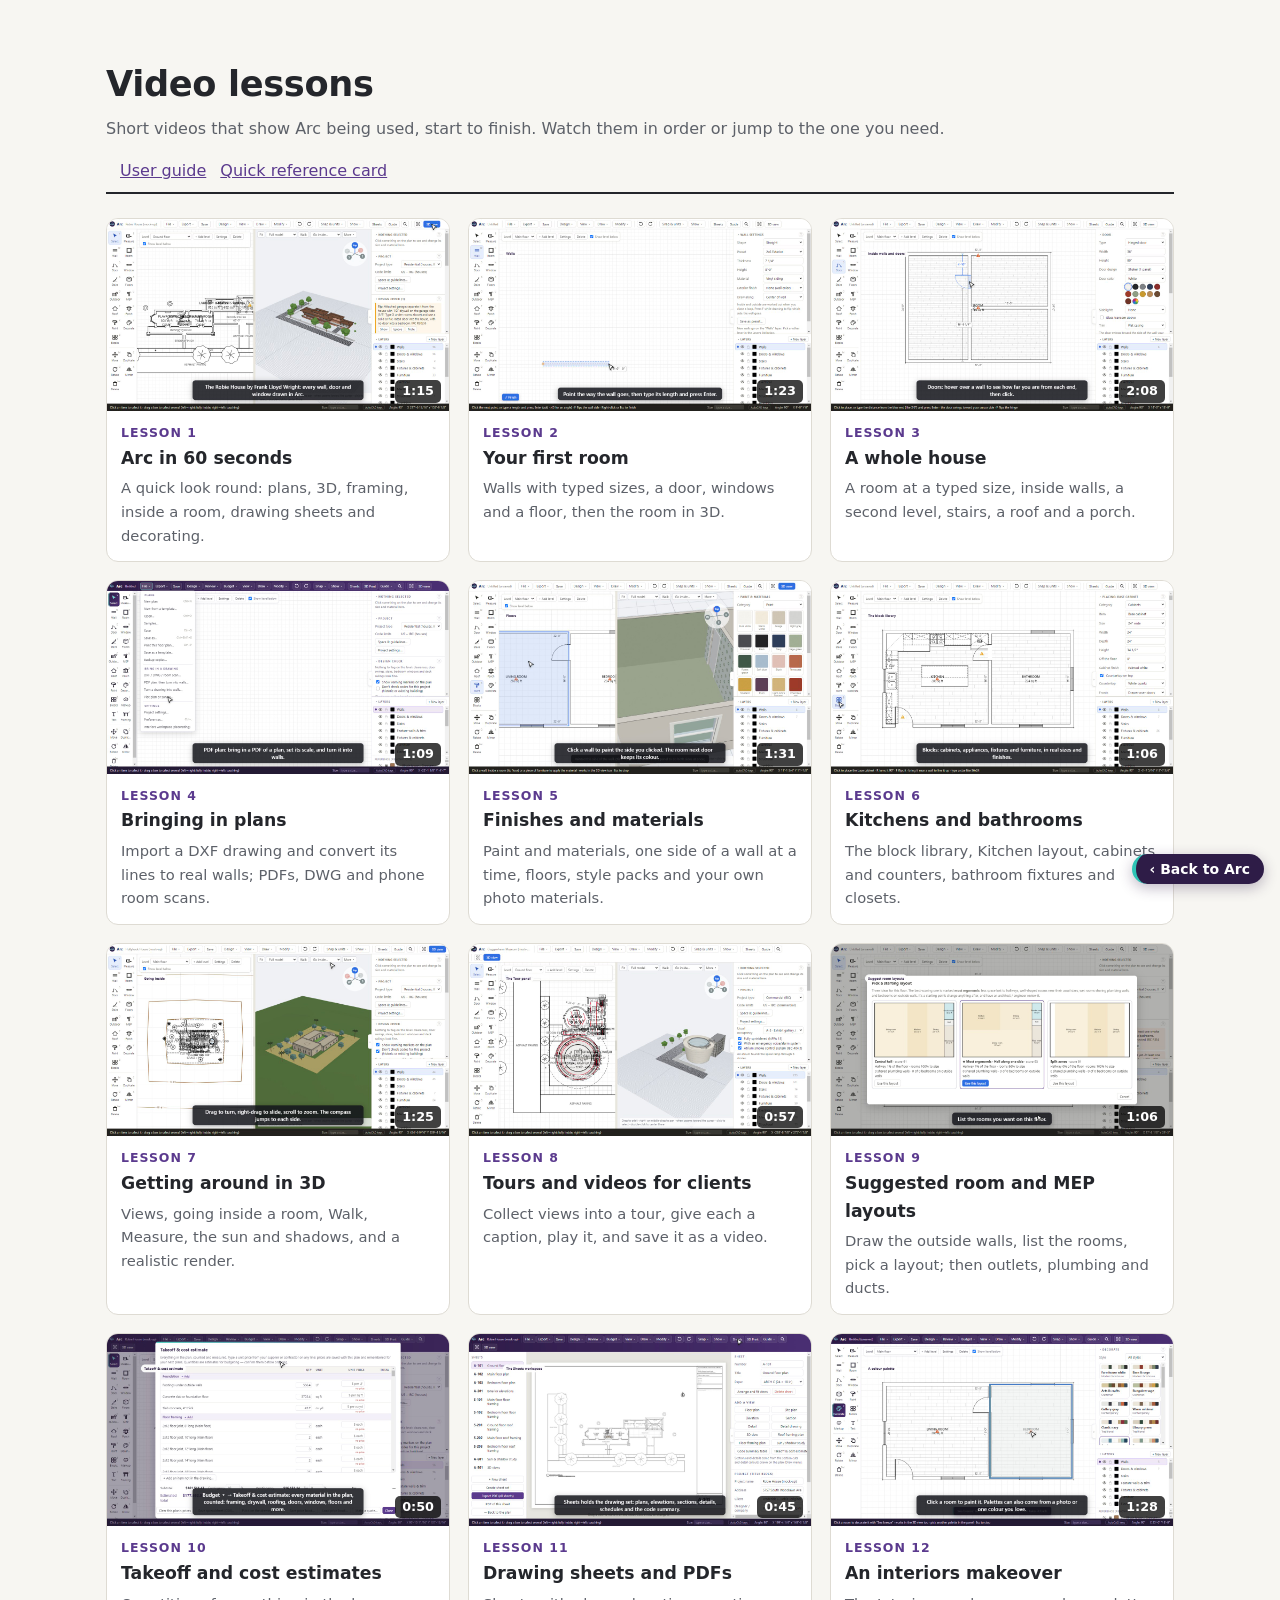
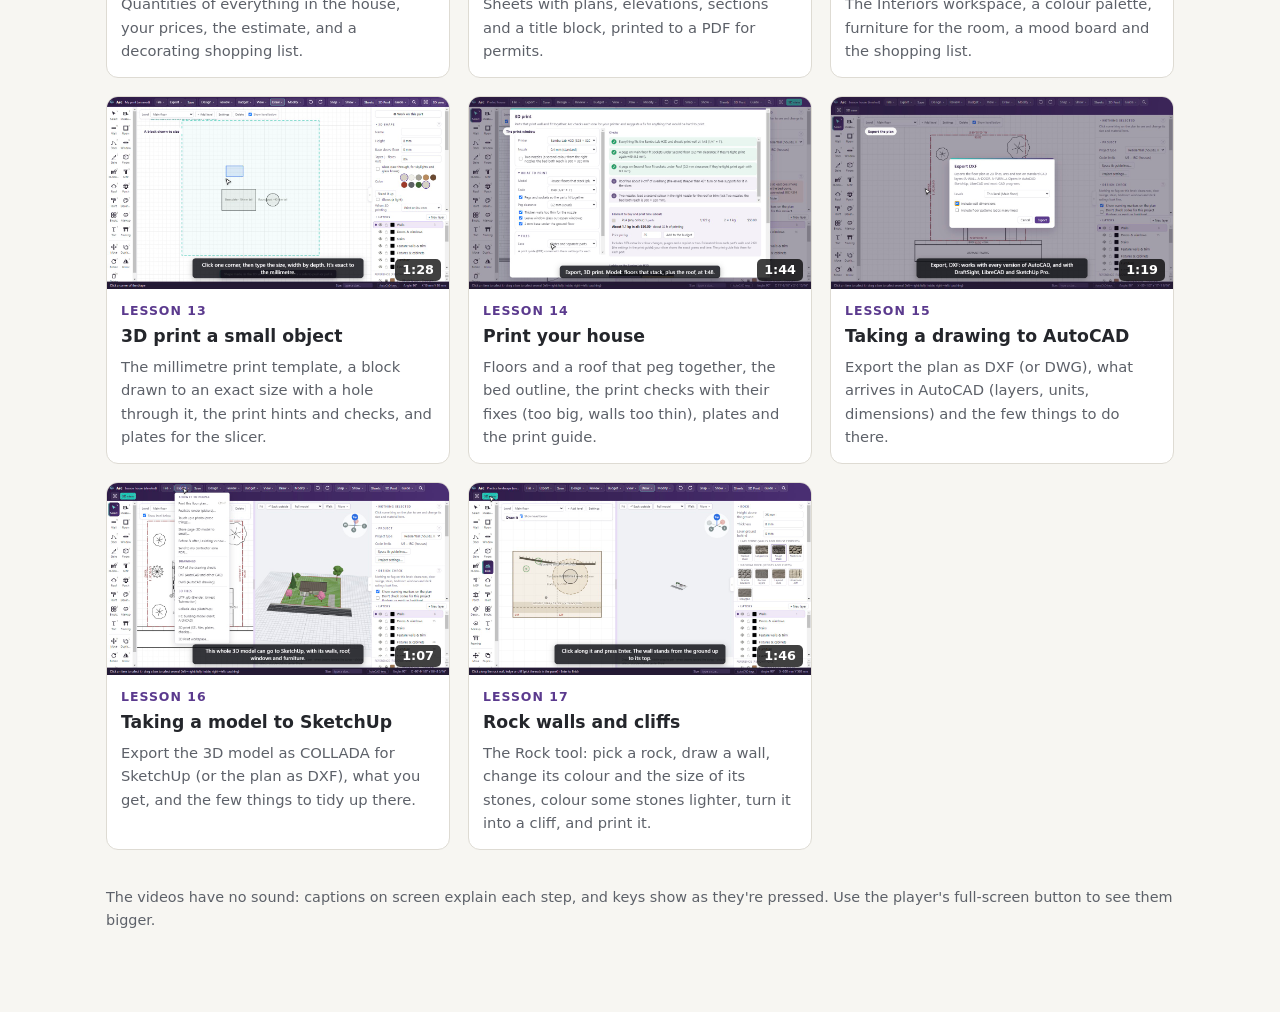
<file: help/videos.html>
<!doctype html>
<html lang="en">
<head>
<meta charset="utf-8">
<meta name="viewport" content="width=device-width, initial-scale=1">
<title>Arc Video Lessons</title>
<style>
  :root {
    --bg: #f7f6f2; --paper: #ffffff; --ink: #24262b; --muted: #5d6169; --line: #dedbd3;
    --accent: #5b3a8e; --accent-soft: #efe8f7; --code: #f0eee8;
  }
  @media (prefers-color-scheme: dark) {
    :root:not([data-theme="light"]) {
      --bg: #1b1d21; --paper: #24272c; --ink: #e8e6e1; --muted: #a7abb3; --line: #3a3e45;
      --accent: #c4a8ef; --accent-soft: #2b2340; --code: #2e3137;
    }
  }
  :root[data-theme="dark"] {
    --bg: #1b1d21; --paper: #24272c; --ink: #e8e6e1; --muted: #a7abb3; --line: #3a3e45;
    --accent: #c4a8ef; --accent-soft: #2b2340; --code: #2e3137;
  }
  * { box-sizing: border-box; }
  body { margin: 0; background: var(--bg); color: var(--ink); font: 16px/1.6 system-ui, -apple-system, "Segoe UI", sans-serif; }
  .wrap { max-width: 1100px; margin: 0 auto; padding: 32px 16px 80px; }
  header { padding: 24px 0 8px; border-bottom: 2px solid var(--ink); margin-bottom: 24px; display: flex; gap: 16px; align-items: end; justify-content: space-between; flex-wrap: wrap; }
  header h1 { font-size: 2.2rem; margin: 0 0 4px; letter-spacing: -0.01em; }
  header p { margin: 0; color: var(--muted); }
  header nav a { margin-left: 14px; }
  a { color: var(--accent); }
  .player { display: none; background: var(--paper); border: 1px solid var(--line); border-radius: 12px; padding: 14px; margin-bottom: 28px; }
  .player.on { display: block; }
  .player video { width: 100%; aspect-ratio: 16 / 9; background: #000; border-radius: 8px; display: block; }
  .player h2 { margin: 12px 0 2px; font-size: 1.3rem; }
  .player p { margin: 0; color: var(--muted); }
  .player .row { display: flex; gap: 12px; flex-wrap: wrap; align-items: center; justify-content: space-between; }
  .player .btns { display: flex; gap: 8px; flex-wrap: wrap; margin-top: 8px; }
  .btn { font: inherit; font-size: .9rem; border: 1px solid var(--line); background: var(--paper); color: var(--ink); border-radius: 8px; padding: 6px 12px; cursor: pointer; text-decoration: none; }
  .btn:hover { border-color: var(--accent); }
  .offline { display: none; margin-top: 10px; padding: 10px 14px; border-left: 4px solid var(--accent); background: var(--accent-soft); border-radius: 0 6px 6px 0; }
  .offline.on { display: block; }
  .grid { display: grid; grid-template-columns: repeat(auto-fill, minmax(300px, 1fr)); gap: 18px; }
  .card { background: var(--paper); border: 1px solid var(--line); border-radius: 12px; overflow: hidden; cursor: pointer; text-align: left; font: inherit; color: inherit; padding: 0; display: flex; flex-direction: column; }
  .card:hover, .card:focus-visible { border-color: var(--accent); outline: none; box-shadow: 0 0 0 3px var(--accent-soft); }
  .card.now { border-color: var(--accent); }
  .thumb { position: relative; aspect-ratio: 16 / 9; background: #2a2440; }
  .thumb img { width: 100%; height: 100%; object-fit: cover; display: block; }
  .thumb .len { position: absolute; right: 8px; bottom: 8px; background: rgba(0,0,0,.75); color: #fff; font-size: .8rem; font-weight: 600; padding: 1px 7px; border-radius: 5px; }
  .thumb .play { position: absolute; inset: 0; display: grid; place-items: center; opacity: 0; transition: opacity .15s; }
  .thumb .play span { width: 58px; height: 58px; border-radius: 50%; background: rgba(0,0,0,.6); display: grid; place-items: center; }
  .thumb .play span::after { content: ""; border-left: 18px solid #fff; border-top: 11px solid transparent; border-bottom: 11px solid transparent; margin-left: 5px; }
  .card:hover .play { opacity: 1; }
  .body { padding: 12px 14px 14px; }
  .body .n { font-size: .78rem; font-weight: 700; letter-spacing: .08em; text-transform: uppercase; color: var(--accent); }
  .body h3 { margin: 2px 0 4px; font-size: 1.08rem; }
  .body p { margin: 0; font-size: .92rem; color: var(--muted); }
  .empty { color: var(--muted); }
  footer { margin-top: 36px; color: var(--muted); font-size: .9rem; }
  @media (max-width: 640px) { header nav a { margin: 0 14px 0 0; } }
</style>
</head>
<body>
<div class="wrap">
<header>
  <div>
    <h1>Video lessons</h1>
    <p>Short videos that show Arc being used, start to finish. Watch them in order or jump to the one you need.</p>
  </div>
  <nav><a href="user-guide.html">User guide</a><a href="quick-reference.html">Quick reference card</a></nav>
</header>

<section class="player" id="player" aria-live="polite">
  <video id="video" controls playsinline preload="metadata"></video>
  <div class="row">
    <div>
      <h2 id="ptitle"></h2>
      <p id="pblurb"></p>
    </div>
  </div>
  <div class="btns">
    <a class="btn" id="pguide" href="user-guide.html">Read about this in the guide</a>
    <button class="btn" id="pnext" type="button">Next lesson ›</button>
    <button class="btn" id="ppip" type="button" title="A floating window that stays on top of your other windows, so you can follow along while you draw">Pop out ⧉</button>
  </div>
  <div class="offline" id="offline">This video couldn't load. The videos stream from the Arc website, so you need an internet connection to watch them.</div>
</section>

<div class="grid" id="grid"></div>
<p class="empty" id="empty" hidden>No videos yet.</p>

<footer>The videos have no sound: captions on screen explain each step, and keys show as they're pressed. Use the player's full-screen button to see them bigger.</footer>
</div>

<script src="videos/list.js"></script>
<script>
  // The videos live beside this page on the website. The desktop app doesn't install them, so it
  // falls back to the website copy when the local file isn't there.
  const WEB = 'https://arc-137.github.io/help/videos/';
  const list = window.ARC_VIDEOS || [];
  const grid = document.getElementById('grid');
  const video = document.getElementById('video');
  const player = document.getElementById('player');
  const offline = document.getElementById('offline');
  const mmss = (s) => `${Math.floor(s / 60)}:${String(Math.round(s % 60)).padStart(2, '0')}`;
  let current = -1;

  function el(tag, cls, text) {
    const e = document.createElement(tag);
    if (cls) e.className = cls;
    if (text != null) e.textContent = text;
    return e;
  }

  function play(i, auto = true) {
    const v = list[i];
    if (!v) return;
    current = i;
    offline.classList.remove('on');
    video.replaceChildren();
    for (const src of [`videos/${v.id}.mp4`, `${WEB}${v.id}.mp4`]) {
      const s = document.createElement('source');
      s.src = src;
      s.type = 'video/mp4';
      video.append(s);
    }
    // The last source failing means neither copy could load.
    video.lastChild.addEventListener('error', () => offline.classList.add('on'));
    video.poster = `videos/${v.id}.jpg`;
    video.load();
    document.getElementById('ptitle').textContent = `${i + 1}. ${v.title}`;
    document.getElementById('pblurb').textContent = v.blurb;
    const guide = document.getElementById('pguide');
    guide.href = `user-guide.html${v.topic ? `#${v.topic}` : ''}`;
    guide.hidden = !v.topic;
    document.getElementById('pnext').hidden = i >= list.length - 1;
    player.classList.add('on');
    document.querySelectorAll('.card').forEach((c, k) => c.classList.toggle('now', k === i));
    history.replaceState(null, '', `#${v.id}`);
    player.scrollIntoView({ behavior: 'smooth', block: 'start' });
    if (auto) video.play().catch(() => {});
  }

  list.forEach((v, i) => {
    const card = el('button', 'card');
    card.type = 'button';
    const thumb = el('div', 'thumb');
    const img = el('img');
    img.src = `videos/${v.id}.jpg`;
    img.alt = '';
    img.loading = 'lazy';
    img.onerror = () => { img.onerror = null; img.src = `${WEB}${v.id}.jpg`; };
    const ov = el('div', 'play');
    ov.append(el('span'));
    thumb.append(img, el('span', 'len', mmss(v.seconds)), ov);
    const body = el('div', 'body');
    body.append(el('div', 'n', `Lesson ${i + 1}`), el('h3', '', v.title), el('p', '', v.blurb));
    card.append(thumb, body);
    card.addEventListener('click', () => play(i));
    grid.append(card);
  });
  document.getElementById('empty').hidden = list.length > 0;
  document.getElementById('pnext').addEventListener('click', () => play(current + 1));
  video.addEventListener('ended', () => { if (current < list.length - 1) document.getElementById('pnext').focus(); });

  // Pop out: the browser's floating picture-in-picture window.
  const pip = document.getElementById('ppip');
  if (!document.pictureInPictureEnabled) pip.hidden = true;
  pip.addEventListener('click', async () => {
    try {
      if (document.pictureInPictureElement) await document.exitPictureInPicture();
      else { if (video.paused) await video.play().catch(() => {}); await video.requestPictureInPicture(); }
    } catch { pip.hidden = true; }
  });

  // Open straight to a lesson: videos.html#05-finishes, or #05-finishes@42 to start 42 s in and play.
  const [hashId, hashAt] = decodeURIComponent(location.hash.slice(1)).split('@');
  const start = list.findIndex((v) => v.id === hashId);
  if (start >= 0) {
    play(start, !!hashAt);
    if (hashAt) video.addEventListener('loadedmetadata', () => { video.currentTime = Number(hashAt) || 0; }, { once: true });
  }
</script>
<button type="button" id="back-to-arc" class="back-to-arc" aria-label="Back to Arc">&lsaquo; Back to Arc</button>
<style>
  .back-to-arc { position: fixed; z-index: 50; bottom: max(16px, env(safe-area-inset-bottom, 0px)); right: max(16px, env(safe-area-inset-right, 0px)); padding: 8px 14px; border: 0; border-radius: 999px; background: #2e1c47; color: #fff; font: 600 14px/1 system-ui, -apple-system, "Segoe UI", sans-serif; box-shadow: 0 4px 14px rgba(46, 28, 71, .3); border-left: 4px solid #2ec4b6; cursor: pointer; }
  .back-to-arc:hover { background: #4b2f73; }
  .back-to-arc:focus-visible { outline: 2px solid #2ec4b6; outline-offset: 2px; }
  @media print { .back-to-arc { display: none !important; } }
</style>
<script>
  // Inside Arc's help viewer: ask Arc to close it (the viewer's bar has the same button, so this one hides).
  // In its own window: close the window. Otherwise go back.
  if (window.parent !== window) document.getElementById('back-to-arc').hidden = true;
  document.getElementById('back-to-arc').addEventListener('click', () => {
    if (window.parent !== window) { window.parent.postMessage({ arc: 'close-help' }, '*'); return; }
    if (window.opener) window.close();
    setTimeout(() => { if (!window.closed) { if (history.length > 1) history.back(); else location.href = '../index.html'; } }, 200);
  });
</script><script type="module" src="res.js"></script></body>
</html>
</file>
